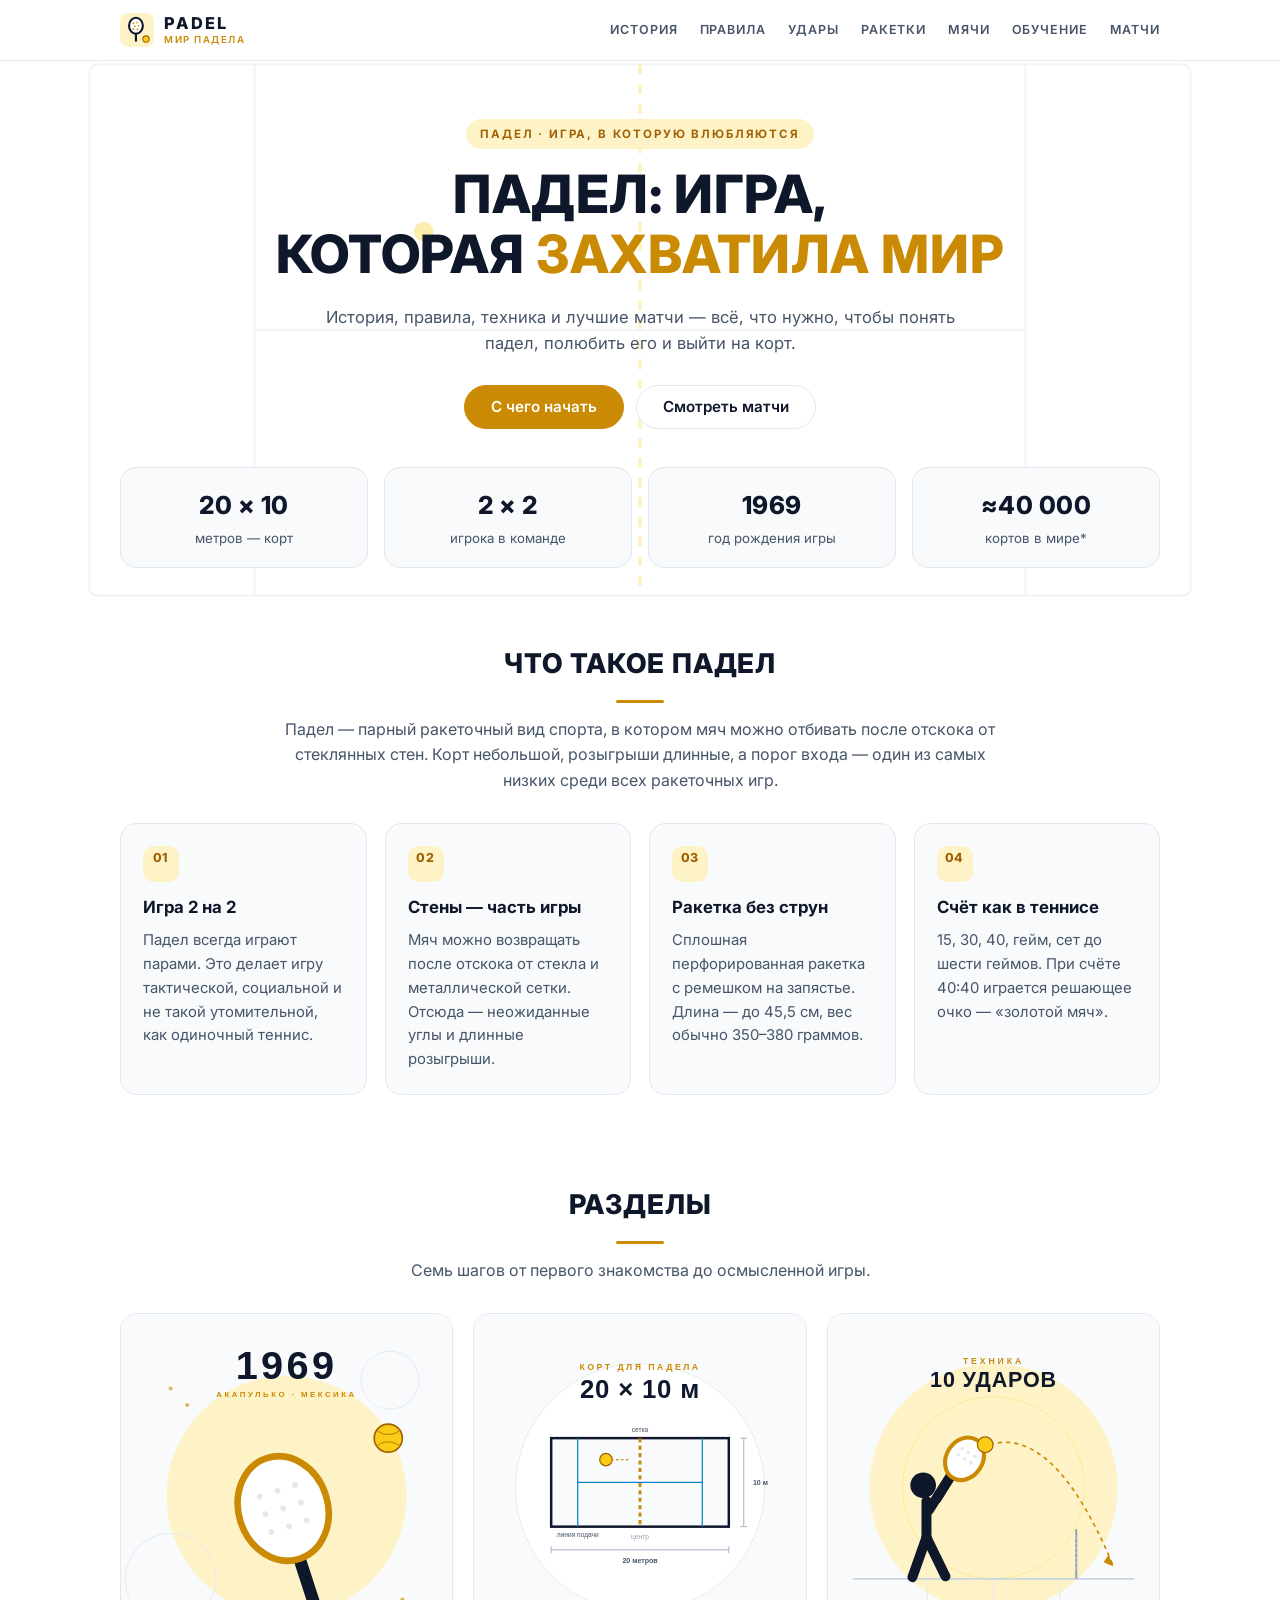
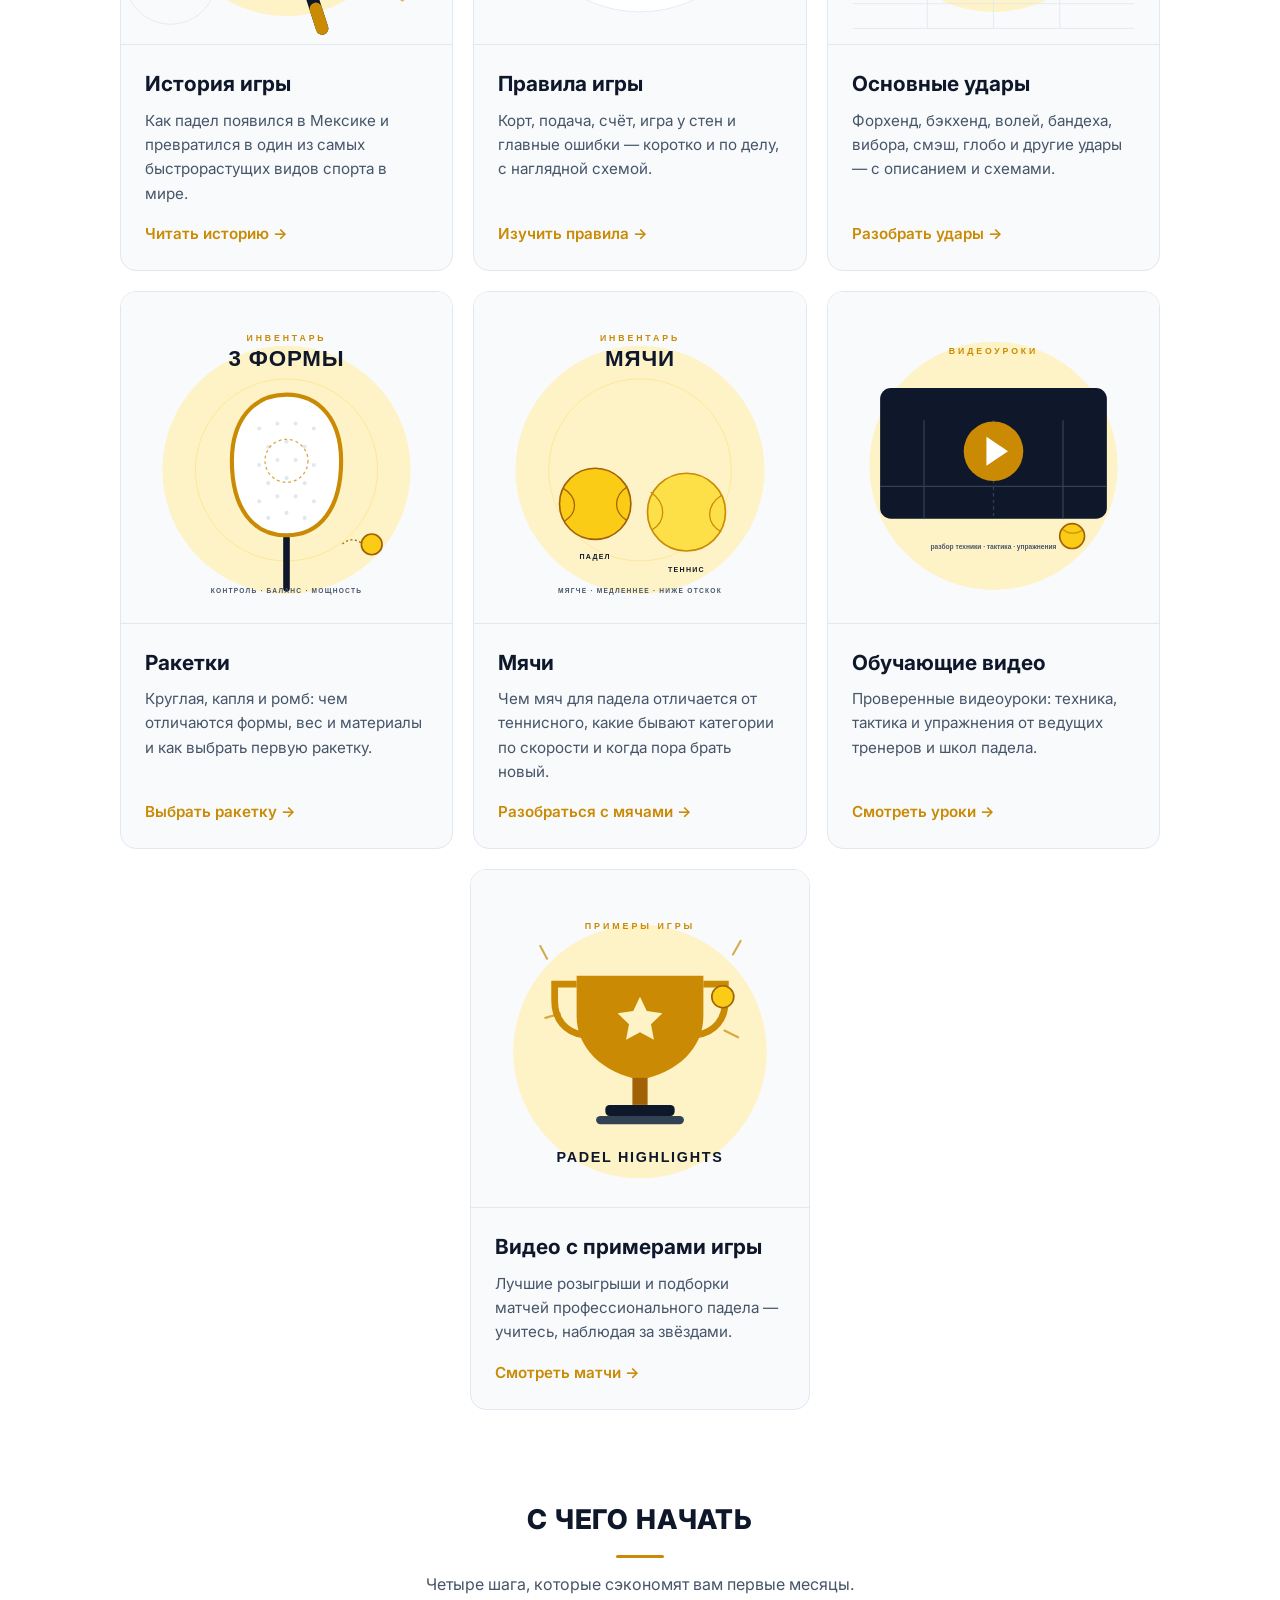
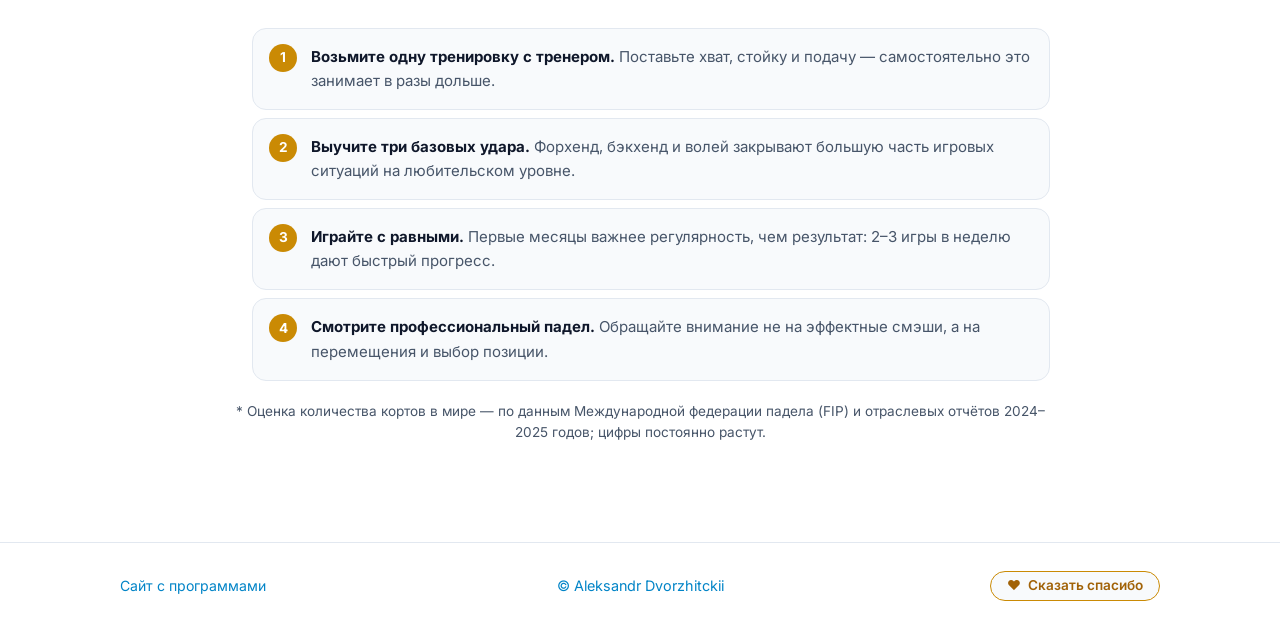
<file: index.html>
<!DOCTYPE html>
<html lang="ru">
<head>
  <meta charset="UTF-8" />
  <meta name="viewport" content="width=device-width, initial-scale=1.0" />
  <title>PADEL — всё о паделе: история, правила, удары, ракетки, мячи и матчи</title>
  <link rel="icon" type="image/svg+xml" href="assets/img/logo.svg" />
  <meta name="description" content="Падел: история и рост популярности, правила игры, основные удары с наглядными схемами, виды ракеток и мячей, советы по выбору, обучающие видео и лучшие матчи. Понятный гид для начинающих." />
  <meta property="og:title" content="PADEL — всё о паделе" />
  <meta property="og:description" content="История, правила, техника и лучшие матчи — всё о паделе в одном месте." />
  <meta property="og:type" content="website" />
  <meta property="og:locale" content="ru_RU" />

  <link rel="preconnect" href="https://fonts.googleapis.com" />
  <link rel="preconnect" href="https://fonts.gstatic.com" crossorigin />
  <link href="https://fonts.googleapis.com/css2?family=Inter:wght@400;500;600;700;800&display=swap" rel="stylesheet" />
  <link rel="stylesheet" href="assets/css/style.css" />
  <script src="assets/js/main.js" defer></script>
</head>
<body>
  <a class="skip-link" href="#main">Перейти к содержимому</a>

  <header class="site-header">
    <div class="container header-inner">
      <a class="brand" href="index.html" aria-label="Padel — на главную">
        <img class="brand-mark" src="assets/img/logo.svg" alt="" width="34" height="34" />
        <span class="brand-text">PADEL<small>МИР ПАДЕЛА</small></span>
      </a>
      <nav class="nav" aria-label="Основная навигация">
        <a href="history.html">История</a>
        <a href="rules.html">Правила</a>
        <a href="strokes.html">Удары</a>
        <a href="rackets.html">Ракетки</a>
        <a href="balls.html">Мячи</a>
        <a href="tutorials.html">Обучение</a>
        <a href="matches.html">Матчи</a>
      </nav>
    </div>
  </header>

  <main id="main">
    <section class="hero">
      <svg class="hero-court" viewBox="0 0 1200 620" fill="none" aria-hidden="true" focusable="false">
        <rect x="40" y="40" width="1120" height="540" rx="8" stroke="#e2e8f0" stroke-width="2" />
        <line x1="600" y1="40" x2="600" y2="580" stroke="#fde68a" stroke-width="4" stroke-dasharray="10 10" />
        <line x1="208" y1="40" x2="208" y2="580" stroke="#e2e8f0" stroke-width="2" />
        <line x1="992" y1="40" x2="992" y2="580" stroke="#e2e8f0" stroke-width="2" />
        <line x1="208" y1="310" x2="992" y2="310" stroke="#e2e8f0" stroke-width="2" />
        <circle cx="380" cy="210" r="10" fill="#facc15" opacity="0.7" />
      </svg>

      <div class="container">
        <span class="eyebrow">Падел · игра, в которую влюбляются</span>
        <h1>Падел: игра,<br />которая <span class="accent">захватила мир</span></h1>
        <p class="hero-lead">
          История, правила, техника и лучшие матчи — всё, что нужно, чтобы
          понять падел, полюбить его и выйти на корт.
        </p>
        <div class="hero-actions">
          <a class="btn btn-primary" href="#start">С чего начать</a>
          <a class="btn btn-ghost" href="matches.html">Смотреть матчи</a>
        </div>

        <div class="stats">
          <div class="stat"><b>20 × 10</b><span>метров — корт</span></div>
          <div class="stat"><b>2 × 2</b><span>игрока в команде</span></div>
          <div class="stat"><b>1969</b><span>год рождения игры</span></div>
          <div class="stat"><b>≈40 000</b><span>кортов в мире*</span></div>
        </div>
      </div>
    </section>
    <section class="section" aria-labelledby="about-title">
      <div class="container">
        <div class="section-head">
          <h2 id="about-title">Что такое падел</h2>
          <p>
            Падел — парный ракеточный вид спорта, в котором мяч можно
            отбивать после отскока от стеклянных стен. Корт небольшой,
            розыгрыши длинные, а порог входа — один из самых низких
            среди всех ракеточных игр.
          </p>
        </div>

        <div class="feature-grid">
          <div class="feature">
            <span class="icon" aria-hidden="true">🎾</span>
            <h3>Игра 2 на 2</h3>
            <p>
              Падел всегда играют парами. Это делает игру тактической,
              социальной и не такой утомительной, как одиночный теннис.
            </p>
          </div>
          <div class="feature">
            <span class="icon" aria-hidden="true">🧱</span>
            <h3>Стены — часть игры</h3>
            <p>
              Мяч можно возвращать после отскока от стекла и металлической
              сетки. Отсюда — неожиданные углы и длинные розыгрыши.
            </p>
          </div>
          <div class="feature">
            <span class="icon" aria-hidden="true">🏓</span>
            <h3>Ракетка без струн</h3>
            <p>
              Сплошная перфорированная ракетка с ремешком на запястье.
              Длина — до 45,5 см, вес обычно 350–380 граммов.
            </p>
          </div>
          <div class="feature">
            <span class="icon" aria-hidden="true">📊</span>
            <h3>Счёт как в теннисе</h3>
            <p>
              15, 30, 40, гейм, сет до шести геймов. При счёте 40:40
              играется решающее очко — «золотой мяч».
            </p>
          </div>
        </div>
      </div>
    </section>

    <section class="section" aria-labelledby="sections-title">
      <div class="container">
        <div class="section-head">
          <h2 id="sections-title">Разделы</h2>
          <p>Семь шагов от первого знакомства до осмысленной игры.</p>
        </div>

        <div class="grid">
          <a class="card" href="history.html">
            <img class="card-img" src="assets/img/cover-history.svg" alt="История падела: ракетка и мяч, 1969 год" width="800" height="800" />
            <div class="card-body">
              <h3>История игры</h3>
              <p>Как падел появился в Мексике и превратился в один из самых быстрорастущих видов спорта в мире.</p>
              <div class="card-link">Читать историю →</div>
            </div>
          </a>

          <a class="card" href="rules.html">
            <img class="card-img" src="assets/img/cover-rules.svg" alt="Правила падела: корт 20 на 10 метров" width="800" height="800" />
            <div class="card-body">
              <h3>Правила игры</h3>
              <p>Корт, подача, счёт, игра у стен и главные ошибки — коротко и по делу, с наглядной схемой.</p>
              <div class="card-link">Изучить правила →</div>
            </div>
          </a>

          <a class="card" href="strokes.html">
            <img class="card-img" src="assets/img/cover-strokes.svg" alt="Основные удары в паделе: игрок выполняет удар" width="800" height="800" />
            <div class="card-body">
              <h3>Основные удары</h3>
              <p>Форхенд, бэкхенд, волей, бандеха, вибора, смэш, глобо и другие удары — с описанием и схемами.</p>
              <div class="card-link">Разобрать удары →</div>
            </div>
          </a>

          <a class="card" href="rackets.html">
            <img class="card-img" src="assets/img/cover-rackets.svg" alt="Ракетки для падела: круглые, капля и ромб" width="800" height="800" />
            <div class="card-body">
              <h3>Ракетки</h3>
              <p>Круглая, капля и ромб: чем отличаются формы, вес и материалы и как выбрать первую ракетку.</p>
              <div class="card-link">Выбрать ракетку →</div>
            </div>
          </a>

          <a class="card" href="balls.html">
            <img class="card-img" src="assets/img/cover-balls.svg" alt="Мяч для падела и теннисный мяч" width="800" height="800" />
            <div class="card-body">
              <h3>Мячи</h3>
              <p>Чем мяч для падела отличается от теннисного, какие бывают категории по скорости и когда пора брать новый.</p>
              <div class="card-link">Разобраться с мячами →</div>
            </div>
          </a>

          <a class="card" href="tutorials.html">
            <img class="card-img" src="assets/img/cover-tutorials.svg" alt="Обучающие видео по паделу" width="800" height="800" />
            <div class="card-body">
              <h3>Обучающие видео</h3>
              <p>Проверенные видеоуроки: техника, тактика и упражнения от ведущих тренеров и школ падела.</p>
              <div class="card-link">Смотреть уроки →</div>
            </div>
          </a>

          <a class="card" href="matches.html">
            <img class="card-img" src="assets/img/cover-matches.svg" alt="Лучшие матчи и розыгрыши в паделе" width="800" height="800" />
            <div class="card-body">
              <h3>Видео с примерами игры</h3>
              <p>Лучшие розыгрыши и подборки матчей профессионального падела — учитесь, наблюдая за звёздами.</p>
              <div class="card-link">Смотреть матчи →</div>
            </div>
          </a>
        </div>
      </div>
    </section>
    <section class="section" id="start" aria-labelledby="start-title">
      <div class="container">
        <div class="section-head">
          <h2 id="start-title">С чего начать</h2>
          <p>Четыре шага, которые сэкономят вам первые месяцы.</p>
        </div>

        <div class="prose">
          <ol class="steps">
            <li><strong>Возьмите одну тренировку с тренером.</strong> Поставьте хват, стойку и подачу — самостоятельно это занимает в разы дольше.</li>
            <li><strong>Выучите три базовых удара.</strong> Форхенд, бэкхенд и волей закрывают большую часть игровых ситуаций на любительском уровне.</li>
            <li><strong>Играйте с равными.</strong> Первые месяцы важнее регулярность, чем результат: 2–3 игры в неделю дают быстрый прогресс.</li>
            <li><strong>Смотрите профессиональный падел.</strong> Обращайте внимание не на эффектные смэши, а на перемещения и выбор позиции.</li>
          </ol>

          <p class="video-note">
            * Оценка количества кортов в мире — по данным Международной
            федерации падела (FIP) и отраслевых отчётов 2024–2025 годов;
            цифры постоянно растут.
          </p>
        </div>
      </div>
    </section>
  </main>

  <footer>
    <div class="container footer-inner">
      <div class="footer-links">
        <a href="https://www.dvorzhik.site/">Сайт с программами</a>
      </div>
      <a class="footer-copy" href="https://t.me/dvorzhik" target="_blank" rel="noopener noreferrer">© Aleksandr Dvorzhitckii</a>
      <a class="support-btn"
         id="supportBtn"
         href="https://web.tribute.tg/d/QPI"
         target="_blank"
         rel="noopener noreferrer"
         title="Поддержать проект">
        <span class="support-btn__icon" id="supportIcon" aria-hidden="true">❤️</span>
        <span class="support-btn__label" id="supportLabel">Сказать спасибо</span>
      </a>
    </div>
  </footer>
</body>
</html>
</file>
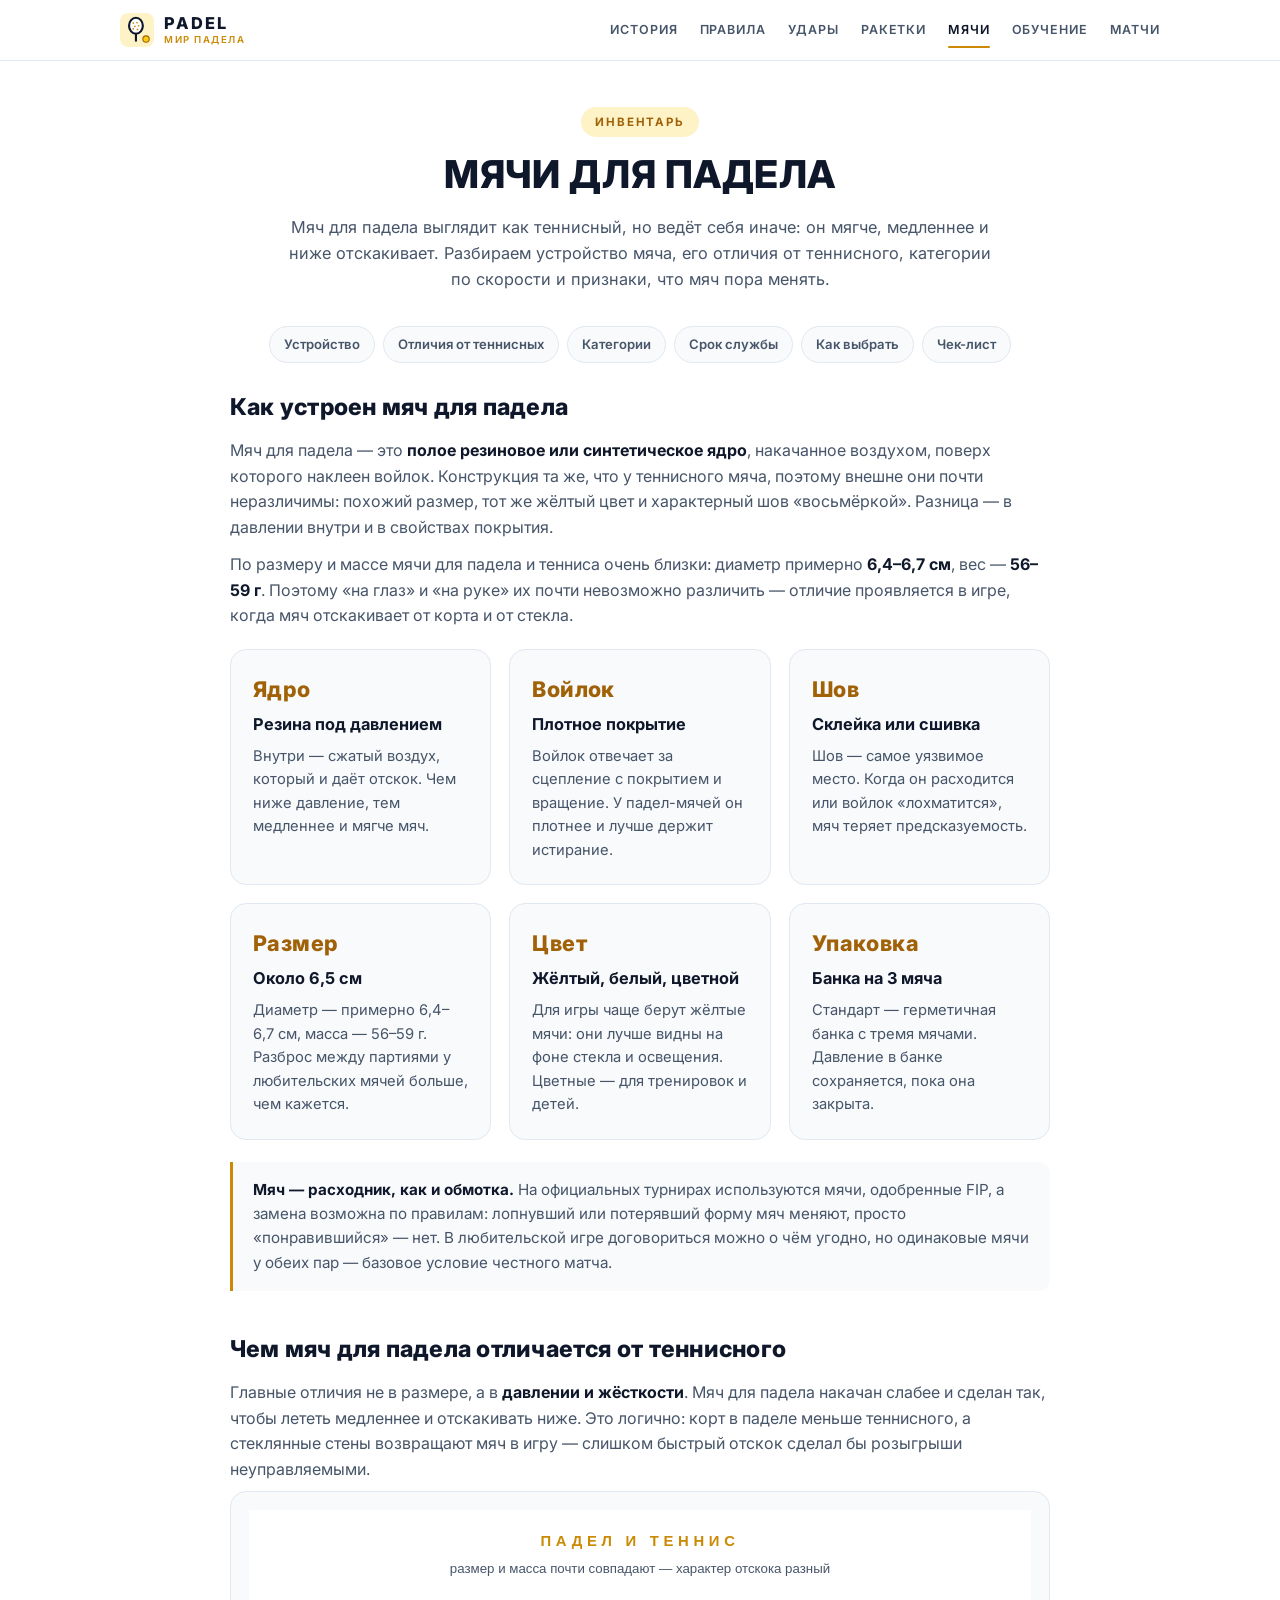
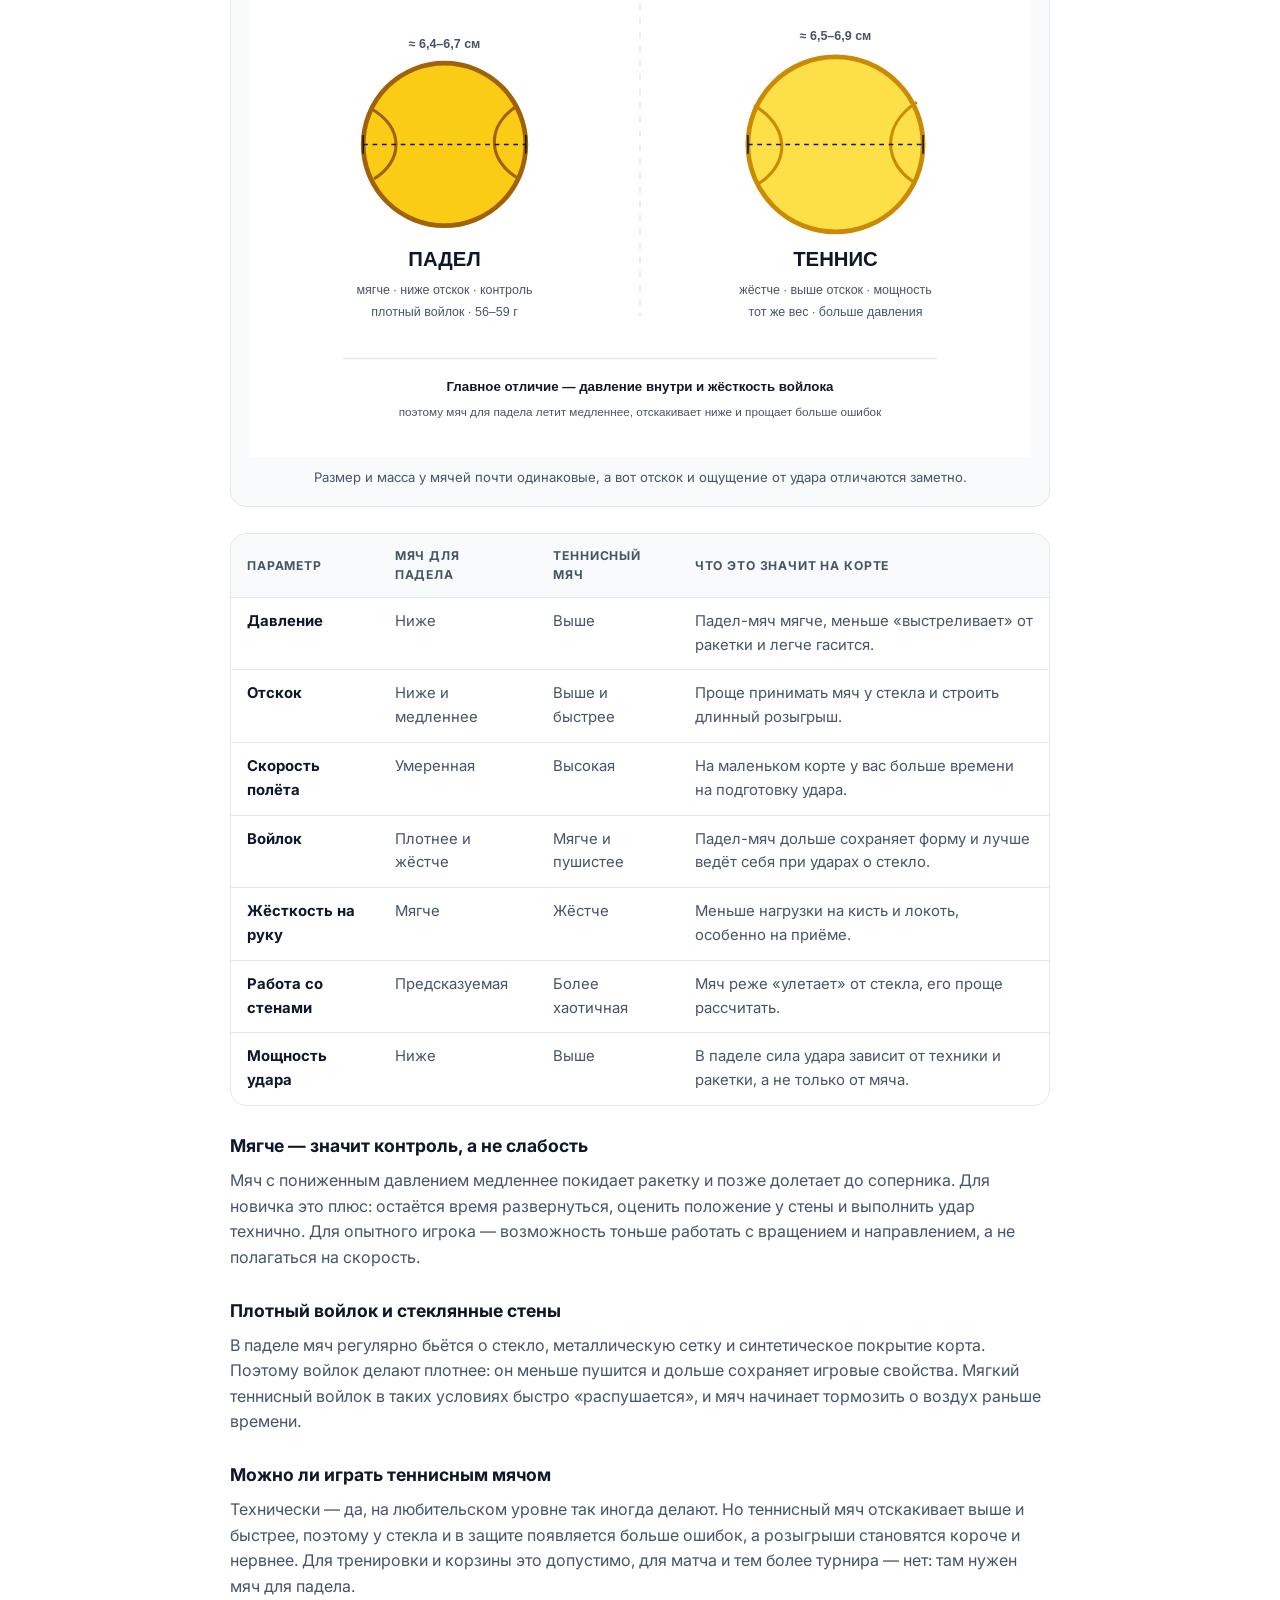
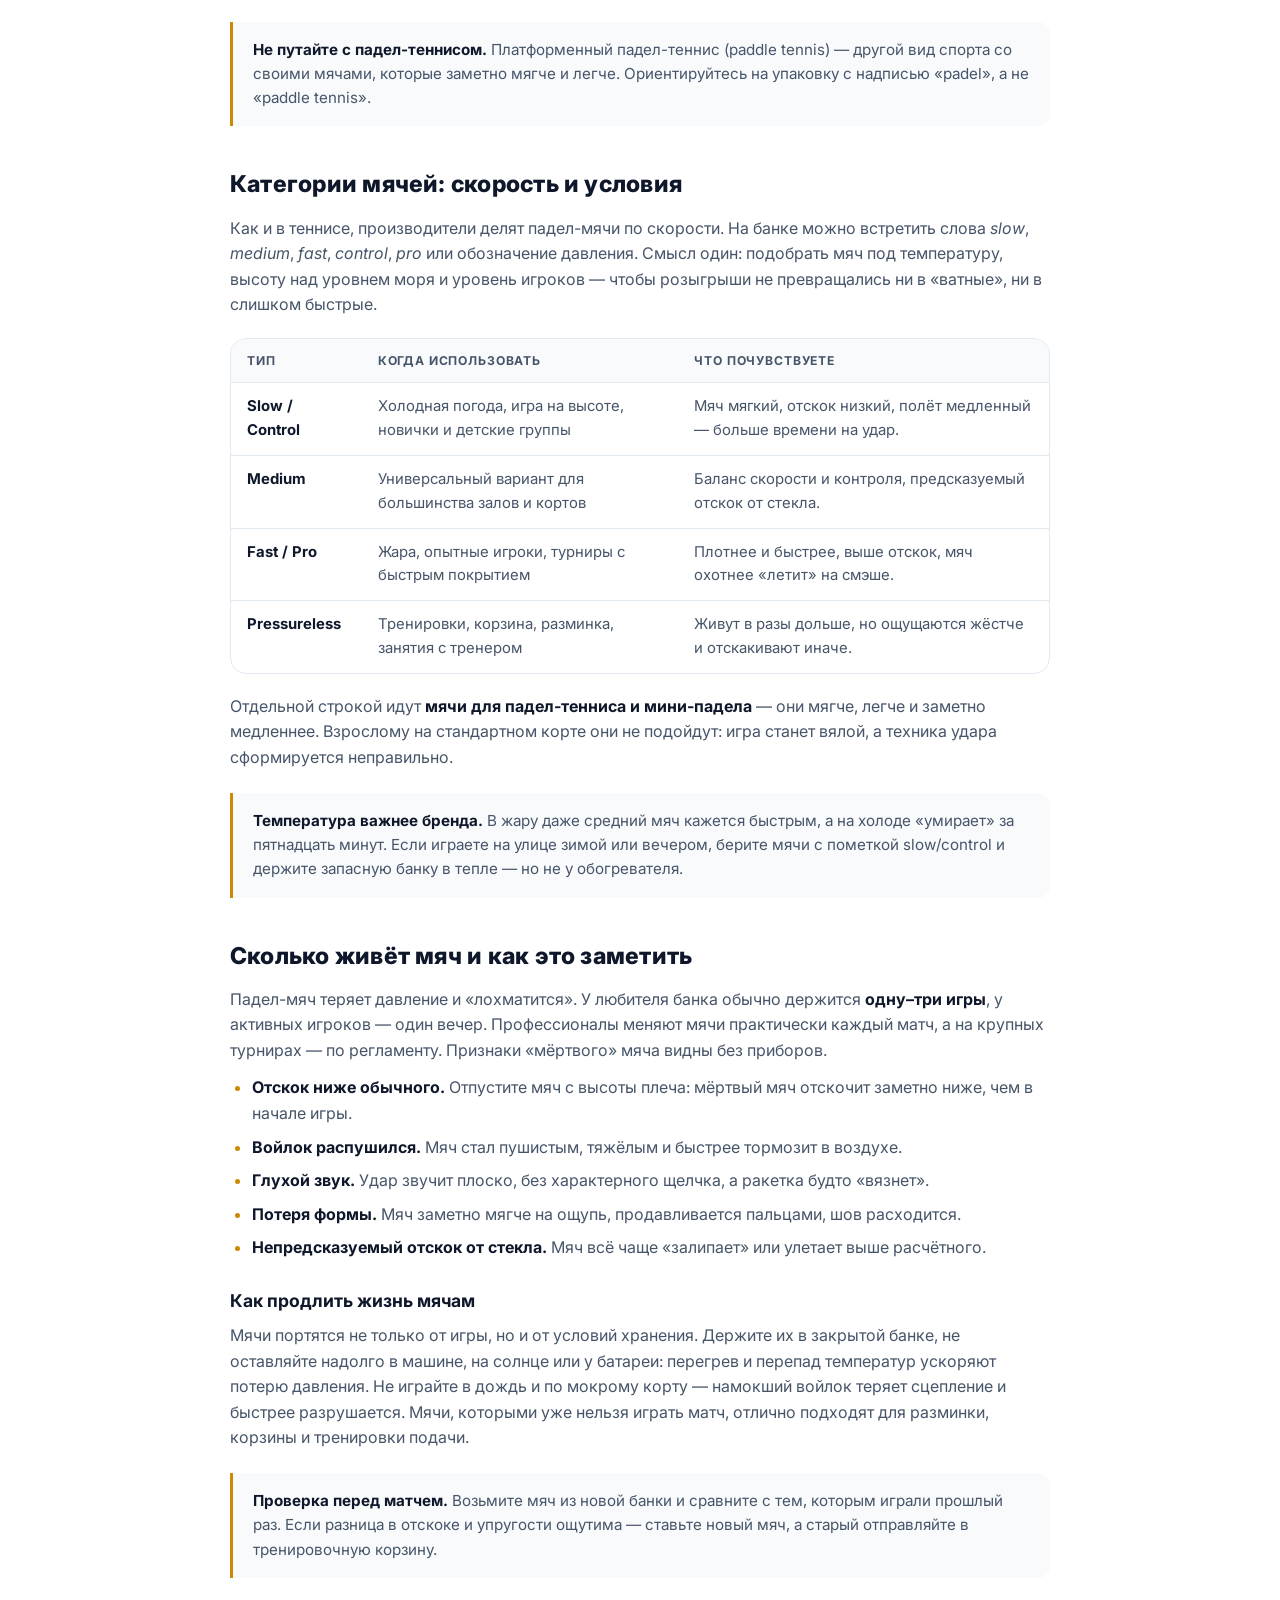
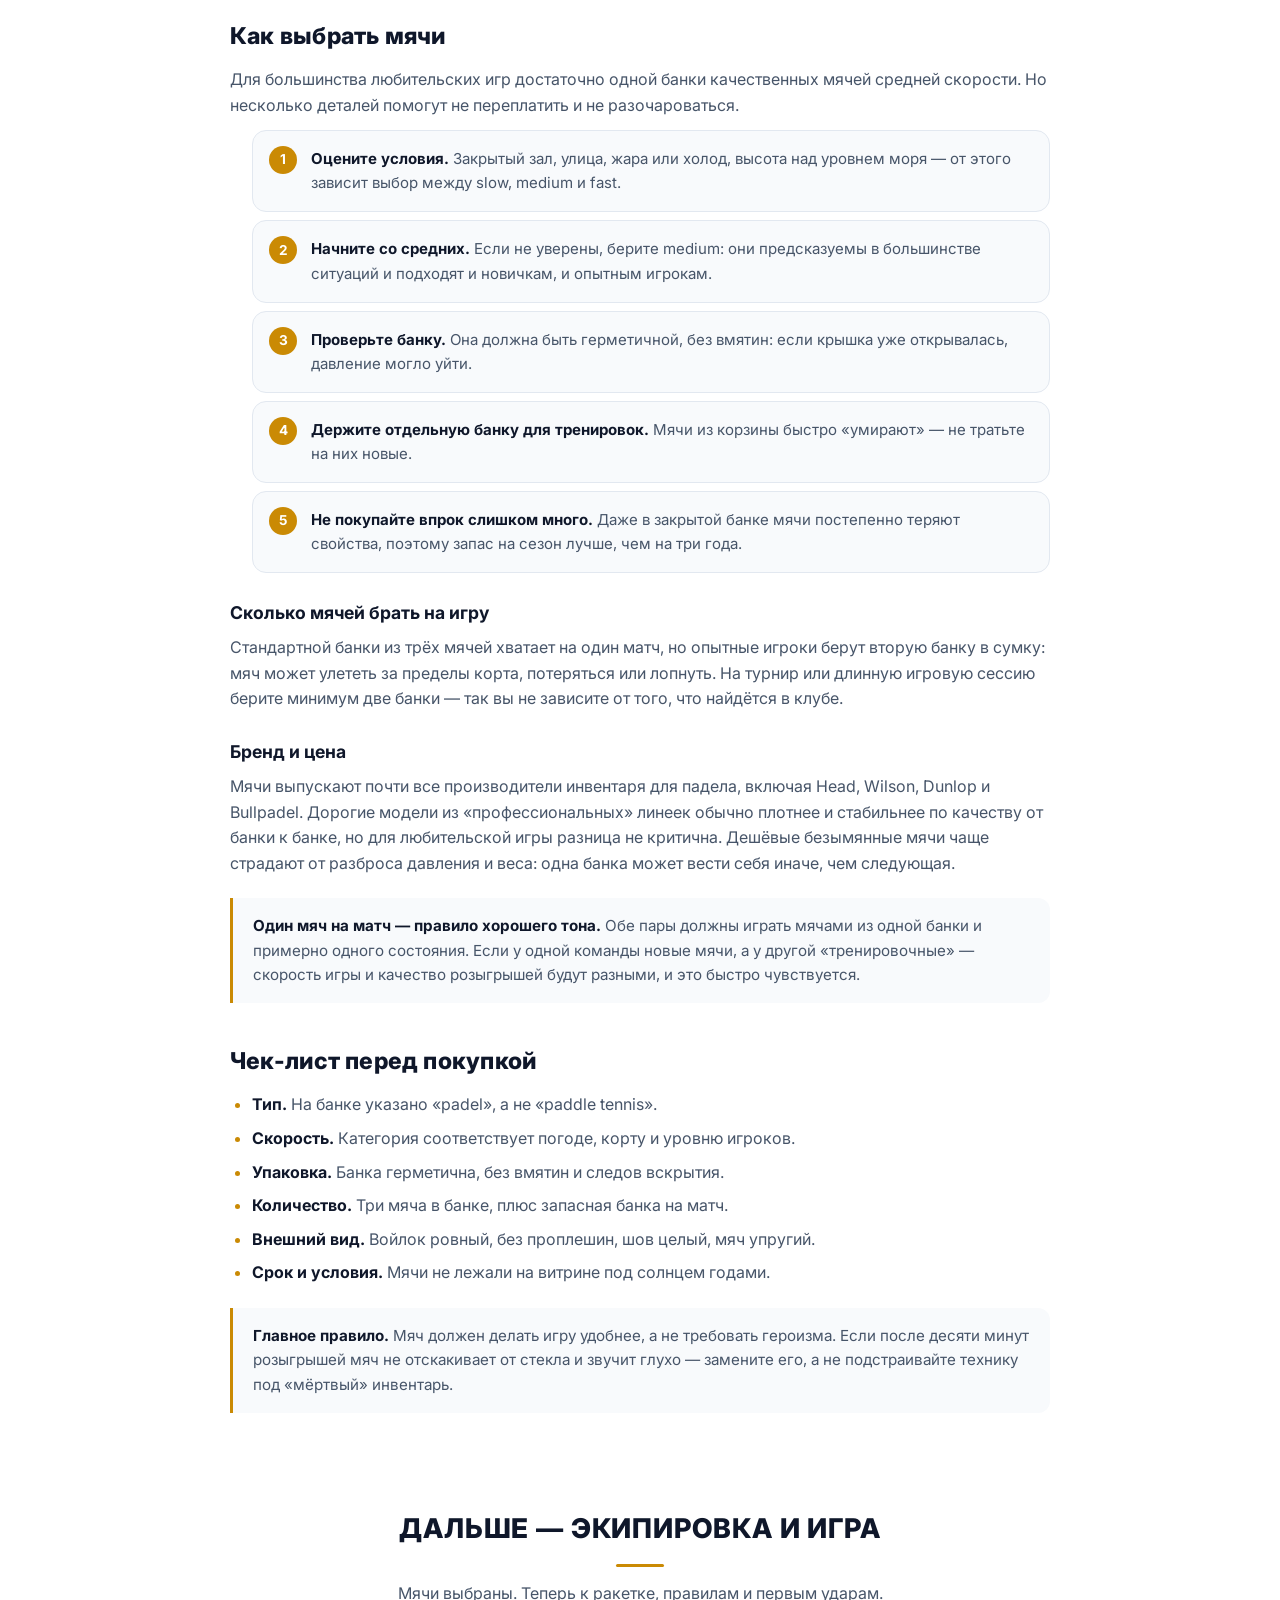
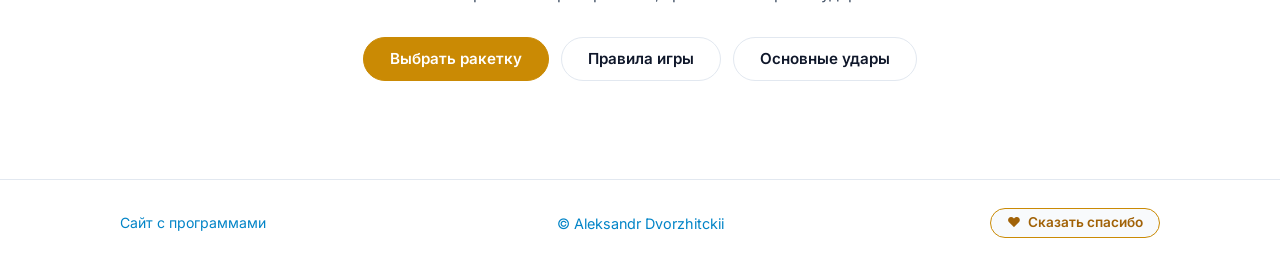
<file: balls.html>
<!DOCTYPE html>
<html lang="ru">
<head>
  <meta charset="UTF-8" />
  <meta name="viewport" content="width=device-width, initial-scale=1.0" />
  <title>Мячи для падела: чем отличаются от теннисных и как выбирать — PADEL</title>
  <link rel="icon" type="image/svg+xml" href="assets/img/logo.svg" />
  <meta name="description" content="Мячи для падела: устройство, размер и вес, отличие от теннисных мячей, категории по скорости, срок службы, как выбрать мяч и продлить ему жизнь." />
  <meta property="og:title" content="Мячи для падела: отличие от теннисных" />
  <meta property="og:description" content="Почему мяч для падела мягче, медленнее и ниже отскакивает, какие бывают категории и когда пора менять мяч." />
  <meta property="og:type" content="article" />
  <meta property="og:locale" content="ru_RU" />

  <link rel="preconnect" href="https://fonts.googleapis.com" />
  <link rel="preconnect" href="https://fonts.gstatic.com" crossorigin />
  <link href="https://fonts.googleapis.com/css2?family=Inter:wght@400;500;600;700;800&display=swap" rel="stylesheet" />
  <link rel="stylesheet" href="assets/css/style.css" />
  <script src="assets/js/main.js" defer></script>
</head>
<body>
  <a class="skip-link" href="#main">Перейти к содержимому</a>

  <header class="site-header">
    <div class="container header-inner">
      <a class="brand" href="index.html" aria-label="Padel — на главную">
        <img class="brand-mark" src="assets/img/logo.svg" alt="" width="34" height="34" />
        <span class="brand-text">PADEL<small>МИР ПАДЕЛА</small></span>
      </a>
      <nav class="nav" aria-label="Основная навигация">
        <a href="history.html">История</a>
        <a href="rules.html">Правила</a>
        <a href="strokes.html">Удары</a>
        <a href="rackets.html">Ракетки</a>
        <a href="balls.html" aria-current="page">Мячи</a>
        <a href="tutorials.html">Обучение</a>
        <a href="matches.html">Матчи</a>
      </nav>
    </div>
  </header>

  <main id="main">
    <section class="page-head">
      <div class="container">
        <span class="eyebrow">Инвентарь</span>
        <h1>Мячи для падела</h1>
        <p class="lead">
          Мяч для падела выглядит как теннисный, но ведёт себя иначе: он
          мягче, медленнее и ниже отскакивает. Разбираем устройство мяча,
          его отличия от теннисного, категории по скорости и признаки,
          что мяч пора менять.
        </p>
      </div>
    </section>

    <section class="section-tight">
      <div class="container">
        <nav class="shot-jump" aria-label="Быстрый переход по разделу">
          <a href="#device">Устройство</a>
          <a href="#vs-tennis">Отличия от теннисных</a>
          <a href="#speed">Категории</a>
          <a href="#life">Срок службы</a>
          <a href="#choose">Как выбрать</a>
          <a href="#checklist">Чек-лист</a>
        </nav>

        <div class="prose">
          <h2 id="device">Как устроен мяч для падела</h2>
          <p>
            Мяч для падела — это <strong>полое резиновое или синтетическое
            ядро</strong>, накачанное воздухом, поверх которого наклеен
            войлок. Конструкция та же, что у теннисного мяча, поэтому
            внешне они почти неразличимы: похожий размер, тот же жёлтый
            цвет и характерный шов «восьмёркой». Разница — в давлении
            внутри и в свойствах покрытия.
          </p>
          <p>
            По размеру и массе мячи для падела и тенниса очень близки:
            диаметр примерно <strong>6,4–6,7 см</strong>, вес —
            <strong>56–59 г</strong>. Поэтому «на глаз» и «на руке» их
            почти невозможно различить — отличие проявляется в игре,
            когда мяч отскакивает от корта и от стекла.
          </p>

          <div class="rule-grid">
            <div class="rule-card">
              <span class="rule-value">Ядро</span>
              <h3>Резина под давлением</h3>
              <p>Внутри — сжатый воздух, который и даёт отскок. Чем ниже давление, тем медленнее и мягче мяч.</p>
            </div>
            <div class="rule-card">
              <span class="rule-value">Войлок</span>
              <h3>Плотное покрытие</h3>
              <p>Войлок отвечает за сцепление с покрытием и вращение. У падел-мячей он плотнее и лучше держит истирание.</p>
            </div>
            <div class="rule-card">
              <span class="rule-value">Шов</span>
              <h3>Склейка или сшивка</h3>
              <p>Шов — самое уязвимое место. Когда он расходится или войлок «лохматится», мяч теряет предсказуемость.</p>
            </div>
            <div class="rule-card">
              <span class="rule-value">Размер</span>
              <h3>Около 6,5 см</h3>
              <p>Диаметр — примерно 6,4–6,7 см, масса — 56–59 г. Разброс между партиями у любительских мячей больше, чем кажется.</p>
            </div>
            <div class="rule-card">
              <span class="rule-value">Цвет</span>
              <h3>Жёлтый, белый, цветной</h3>
              <p>Для игры чаще берут жёлтые мячи: они лучше видны на фоне стекла и освещения. Цветные — для тренировок и детей.</p>
            </div>
            <div class="rule-card">
              <span class="rule-value">Упаковка</span>
              <h3>Банка на 3 мяча</h3>
              <p>Стандарт — герметичная банка с тремя мячами. Давление в банке сохраняется, пока она закрыта.</p>
            </div>
          </div>

          <div class="callout">
            <strong>Мяч — расходник, как и обмотка.</strong> На официальных
            турнирах используются мячи, одобренные FIP, а замена возможна
            по правилам: лопнувший или потерявший форму мяч меняют, просто
            «понравившийся» — нет. В любительской игре договориться можно
            о чём угодно, но одинаковые мячи у обеих пар — базовое условие
            честного матча.
          </div>

          <h2 id="vs-tennis">Чем мяч для падела отличается от теннисного</h2>
          <p>
            Главные отличия не в размере, а в <strong>давлении и
            жёсткости</strong>. Мяч для падела накачан слабее и сделан
            так, чтобы лететь медленнее и отскакивать ниже. Это логично:
            корт в паделе меньше теннисного, а стеклянные стены возвращают
            мяч в игру — слишком быстрый отскок сделал бы розыгрыши
            неуправляемыми.
          </p>

          <figure class="court-figure">
            <img src="assets/img/ball-comparison.svg" alt="Сравнение мяча для падела и теннисного мяча: близкие размер и масса, но разная высота отскока" width="1000" height="700" loading="lazy" />
            <figcaption>Размер и масса у мячей почти одинаковые, а вот отскок и ощущение от удара отличаются заметно.</figcaption>
          </figure>

          <div class="table-wrap">
            <table>
              <thead>
                <tr>
                  <th>Параметр</th>
                  <th>Мяч для падела</th>
                  <th>Теннисный мяч</th>
                  <th>Что это значит на корте</th>
                </tr>
              </thead>
              <tbody>
                <tr>
                  <td><strong>Давление</strong></td>
                  <td>Ниже</td>
                  <td>Выше</td>
                  <td>Падел-мяч мягче, меньше «выстреливает» от ракетки и легче гасится.</td>
                </tr>
                <tr>
                  <td><strong>Отскок</strong></td>
                  <td>Ниже и медленнее</td>
                  <td>Выше и быстрее</td>
                  <td>Проще принимать мяч у стекла и строить длинный розыгрыш.</td>
                </tr>
                <tr>
                  <td><strong>Скорость полёта</strong></td>
                  <td>Умеренная</td>
                  <td>Высокая</td>
                  <td>На маленьком корте у вас больше времени на подготовку удара.</td>
                </tr>
                <tr>
                  <td><strong>Войлок</strong></td>
                  <td>Плотнее и жёстче</td>
                  <td>Мягче и пушистее</td>
                  <td>Падел-мяч дольше сохраняет форму и лучше ведёт себя при ударах о стекло.</td>
                </tr>
                <tr>
                  <td><strong>Жёсткость на руку</strong></td>
                  <td>Мягче</td>
                  <td>Жёстче</td>
                  <td>Меньше нагрузки на кисть и локоть, особенно на приёме.</td>
                </tr>
                <tr>
                  <td><strong>Работа со стенами</strong></td>
                  <td>Предсказуемая</td>
                  <td>Более хаотичная</td>
                  <td>Мяч реже «улетает» от стекла, его проще рассчитать.</td>
                </tr>
                <tr>
                  <td><strong>Мощность удара</strong></td>
                  <td>Ниже</td>
                  <td>Выше</td>
                  <td>В паделе сила удара зависит от техники и ракетки, а не только от мяча.</td>
                </tr>
              </tbody>
            </table>
          </div>

          <h3>Мягче — значит контроль, а не слабость</h3>
          <p>
            Мяч с пониженным давлением медленнее покидает ракетку и позже
            долетает до соперника. Для новичка это плюс: остаётся время
            развернуться, оценить положение у стены и выполнить удар
            технично. Для опытного игрока — возможность тоньше работать
            с вращением и направлением, а не полагаться на скорость.
          </p>

          <h3>Плотный войлок и стеклянные стены</h3>
          <p>
            В паделе мяч регулярно бьётся о стекло, металлическую сетку и
            синтетическое покрытие корта. Поэтому войлок делают плотнее:
            он меньше пушится и дольше сохраняет игровые свойства. Мягкий
            теннисный войлок в таких условиях быстро «распушается», и мяч
            начинает тормозить о воздух раньше времени.
          </p>

          <h3>Можно ли играть теннисным мячом</h3>
          <p>
            Технически — да, на любительском уровне так иногда делают.
            Но теннисный мяч отскакивает выше и быстрее, поэтому у стекла
            и в защите появляется больше ошибок, а розыгрыши становятся
            короче и нервнее. Для тренировки и корзины это допустимо,
            для матча и тем более турнира — нет: там нужен мяч для падела.
          </p>

          <div class="callout">
            <strong>Не путайте с падел-теннисом.</strong> Платформенный
            падел-теннис (paddle tennis) — другой вид спорта со своими
            мячами, которые заметно мягче и легче. Ориентируйтесь на
            упаковку с надписью «padel», а не «paddle tennis».
          </div>

          <h2 id="speed">Категории мячей: скорость и условия</h2>
          <p>
            Как и в теннисе, производители делят падел-мячи по скорости.
            На банке можно встретить слова <em>slow</em>, <em>medium</em>,
            <em>fast</em>, <em>control</em>, <em>pro</em> или обозначение
            давления. Смысл один: подобрать мяч под температуру, высоту
            над уровнем моря и уровень игроков — чтобы розыгрыши не
            превращались ни в «ватные», ни в слишком быстрые.
          </p>

          <div class="table-wrap">
            <table>
              <thead>
                <tr>
                  <th>Тип</th>
                  <th>Когда использовать</th>
                  <th>Что почувствуете</th>
                </tr>
              </thead>
              <tbody>
                <tr>
                  <td><strong>Slow / Control</strong></td>
                  <td>Холодная погода, игра на высоте, новички и детские группы</td>
                  <td>Мяч мягкий, отскок низкий, полёт медленный — больше времени на удар.</td>
                </tr>
                <tr>
                  <td><strong>Medium</strong></td>
                  <td>Универсальный вариант для большинства залов и кортов</td>
                  <td>Баланс скорости и контроля, предсказуемый отскок от стекла.</td>
                </tr>
                <tr>
                  <td><strong>Fast / Pro</strong></td>
                  <td>Жара, опытные игроки, турниры с быстрым покрытием</td>
                  <td>Плотнее и быстрее, выше отскок, мяч охотнее «летит» на смэше.</td>
                </tr>
                <tr>
                  <td><strong>Pressureless</strong></td>
                  <td>Тренировки, корзина, разминка, занятия с тренером</td>
                  <td>Живут в разы дольше, но ощущаются жёстче и отскакивают иначе.</td>
                </tr>
              </tbody>
            </table>
          </div>

          <p>
            Отдельной строкой идут <strong>мячи для падел-тенниса и
            мини-падела</strong> — они мягче, легче и заметно медленнее.
            Взрослому на стандартном корте они не подойдут: игра станет
            вялой, а техника удара сформируется неправильно.
          </p>

          <div class="callout">
            <strong>Температура важнее бренда.</strong> В жару даже
            средний мяч кажется быстрым, а на холоде «умирает» за
            пятнадцать минут. Если играете на улице зимой или вечером,
            берите мячи с пометкой slow/control и держите запасную банку
            в тепле — но не у обогревателя.
          </div>

          <h2 id="life">Сколько живёт мяч и как это заметить</h2>
          <p>
            Падел-мяч теряет давление и «лохматится». У любителя банка
            обычно держится <strong>одну–три игры</strong>, у активных
            игроков — один вечер. Профессионалы меняют мячи практически
            каждый матч, а на крупных турнирах — по регламенту. Признаки
            «мёртвого» мяча видны без приборов.
          </p>

          <ul>
            <li><strong>Отскок ниже обычного.</strong> Отпустите мяч с высоты плеча: мёртвый мяч отскочит заметно ниже, чем в начале игры.</li>
            <li><strong>Войлок распушился.</strong> Мяч стал пушистым, тяжёлым и быстрее тормозит в воздухе.</li>
            <li><strong>Глухой звук.</strong> Удар звучит плоско, без характерного щелчка, а ракетка будто «вязнет».</li>
            <li><strong>Потеря формы.</strong> Мяч заметно мягче на ощупь, продавливается пальцами, шов расходится.</li>
            <li><strong>Непредсказуемый отскок от стекла.</strong> Мяч всё чаще «залипает» или улетает выше расчётного.</li>
          </ul>

          <h3>Как продлить жизнь мячам</h3>
          <p>
            Мячи портятся не только от игры, но и от условий хранения.
            Держите их в закрытой банке, не оставляйте надолго в машине,
            на солнце или у батареи: перегрев и перепад температур
            ускоряют потерю давления. Не играйте в дождь и по мокрому
            корту — намокший войлок теряет сцепление и быстрее
            разрушается. Мячи, которыми уже нельзя играть матч, отлично
            подходят для разминки, корзины и тренировки подачи.
          </p>

          <div class="callout">
            <strong>Проверка перед матчем.</strong> Возьмите мяч из новой
            банки и сравните с тем, которым играли прошлый раз. Если
            разница в отскоке и упругости ощутима — ставьте новый мяч,
            а старый отправляйте в тренировочную корзину.
          </div>

          <h2 id="choose">Как выбрать мячи</h2>
          <p>
            Для большинства любительских игр достаточно одной банки
            качественных мячей средней скорости. Но несколько деталей
            помогут не переплатить и не разочароваться.
          </p>

          <ol class="steps">
            <li><strong>Оцените условия.</strong> Закрытый зал, улица, жара или холод, высота над уровнем моря — от этого зависит выбор между slow, medium и fast.</li>
            <li><strong>Начните со средних.</strong> Если не уверены, берите medium: они предсказуемы в большинстве ситуаций и подходят и новичкам, и опытным игрокам.</li>
            <li><strong>Проверьте банку.</strong> Она должна быть герметичной, без вмятин: если крышка уже открывалась, давление могло уйти.</li>
            <li><strong>Держите отдельную банку для тренировок.</strong> Мячи из корзины быстро «умирают» — не тратьте на них новые.</li>
            <li><strong>Не покупайте впрок слишком много.</strong> Даже в закрытой банке мячи постепенно теряют свойства, поэтому запас на сезон лучше, чем на три года.</li>
          </ol>

          <h3>Сколько мячей брать на игру</h3>
          <p>
            Стандартной банки из трёх мячей хватает на один матч, но
            опытные игроки берут вторую банку в сумку: мяч может улететь
            за пределы корта, потеряться или лопнуть. На турнир или
            длинную игровую сессию берите минимум две банки — так вы не
            зависите от того, что найдётся в клубе.
          </p>

          <h3>Бренд и цена</h3>
          <p>
            Мячи выпускают почти все производители инвентаря для падела,
            включая Head, Wilson, Dunlop и Bullpadel. Дорогие модели из
            «профессиональных» линеек обычно плотнее и стабильнее по
            качеству от банки к банке, но для любительской игры разница
            не критична. Дешёвые безымянные мячи чаще страдают от разброса
            давления и веса: одна банка может вести себя иначе, чем
            следующая.
          </p>

          <div class="callout">
            <strong>Один мяч на матч — правило хорошего тона.</strong>
            Обе пары должны играть мячами из одной банки и примерно
            одного состояния. Если у одной команды новые мячи, а у другой
            «тренировочные» — скорость игры и качество розыгрышей будут
            разными, и это быстро чувствуется.
          </div>

          <h2 id="checklist">Чек-лист перед покупкой</h2>
          <ul>
            <li><strong>Тип.</strong> На банке указано «padel», а не «paddle tennis».</li>
            <li><strong>Скорость.</strong> Категория соответствует погоде, корту и уровню игроков.</li>
            <li><strong>Упаковка.</strong> Банка герметична, без вмятин и следов вскрытия.</li>
            <li><strong>Количество.</strong> Три мяча в банке, плюс запасная банка на матч.</li>
            <li><strong>Внешний вид.</strong> Войлок ровный, без проплешин, шов целый, мяч упругий.</li>
            <li><strong>Срок и условия.</strong> Мячи не лежали на витрине под солнцем годами.</li>
          </ul>

          <div class="callout">
            <strong>Главное правило.</strong> Мяч должен делать игру
            удобнее, а не требовать героизма. Если после десяти минут
            розыгрышей мяч не отскакивает от стекла и звучит глухо —
            замените его, а не подстраивайте технику под «мёртвый»
            инвентарь.
          </div>
        </div>
      </div>
    </section>

    <section class="section" aria-labelledby="next-title">
      <div class="container">
        <div class="section-head">
          <h2 id="next-title">Дальше — экипировка и игра</h2>
          <p>Мячи выбраны. Теперь к ракетке, правилам и первым ударам.</p>
        </div>
        <div class="hero-actions">
          <a class="btn btn-primary" href="rackets.html">Выбрать ракетку</a>
          <a class="btn btn-ghost" href="rules.html">Правила игры</a>
          <a class="btn btn-ghost" href="strokes.html">Основные удары</a>
        </div>
      </div>
    </section>
  </main>

  <footer>
    <div class="container footer-inner">
      <div class="footer-links">
        <a href="https://www.dvorzhik.site/">Сайт с программами</a>
      </div>
      <a class="footer-copy" href="https://t.me/dvorzhik" target="_blank" rel="noopener noreferrer">© Aleksandr Dvorzhitckii</a>
      <a class="support-btn"
         id="supportBtn"
         href="https://web.tribute.tg/d/QPI"
         target="_blank"
         rel="noopener noreferrer"
         title="Поддержать проект">
        <span class="support-btn__icon" id="supportIcon" aria-hidden="true">❤️</span>
        <span class="support-btn__label" id="supportLabel">Сказать спасибо</span>
      </a>
    </div>
  </footer>
</body>
</html>
</file>
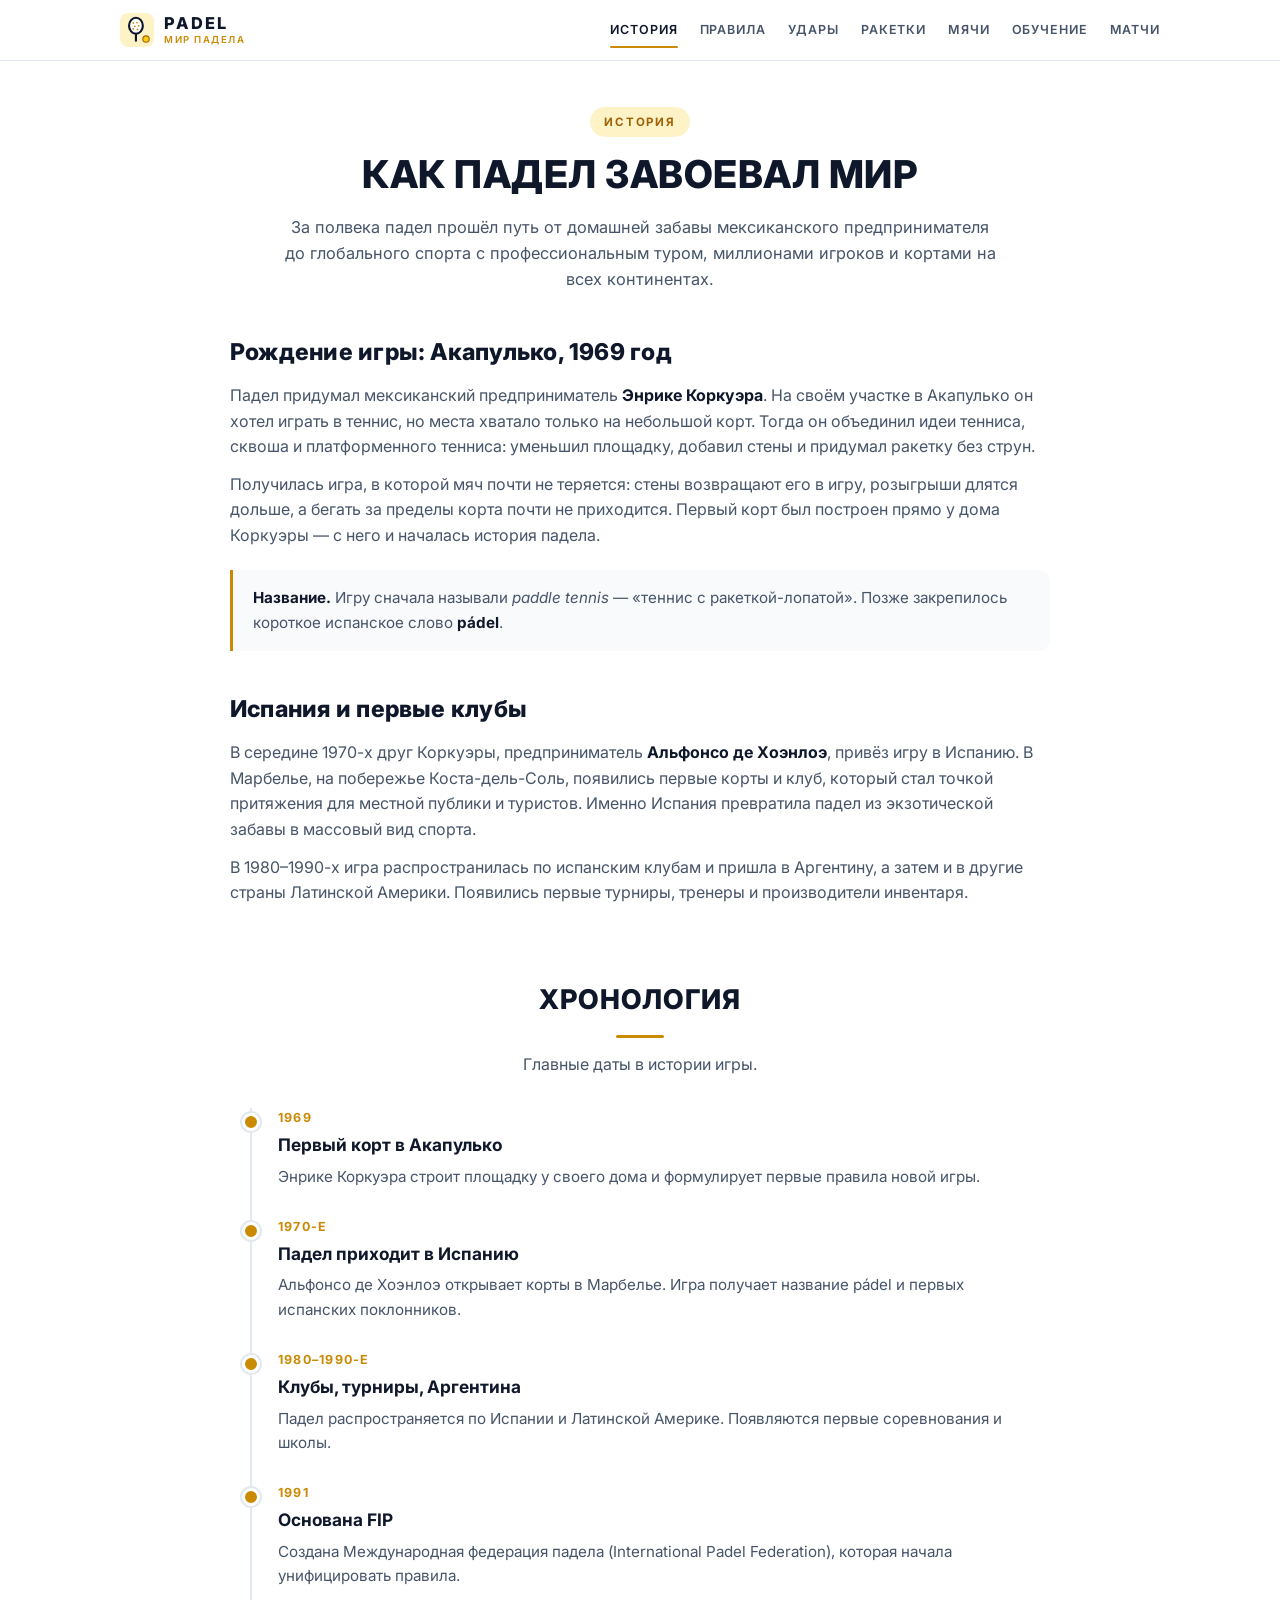
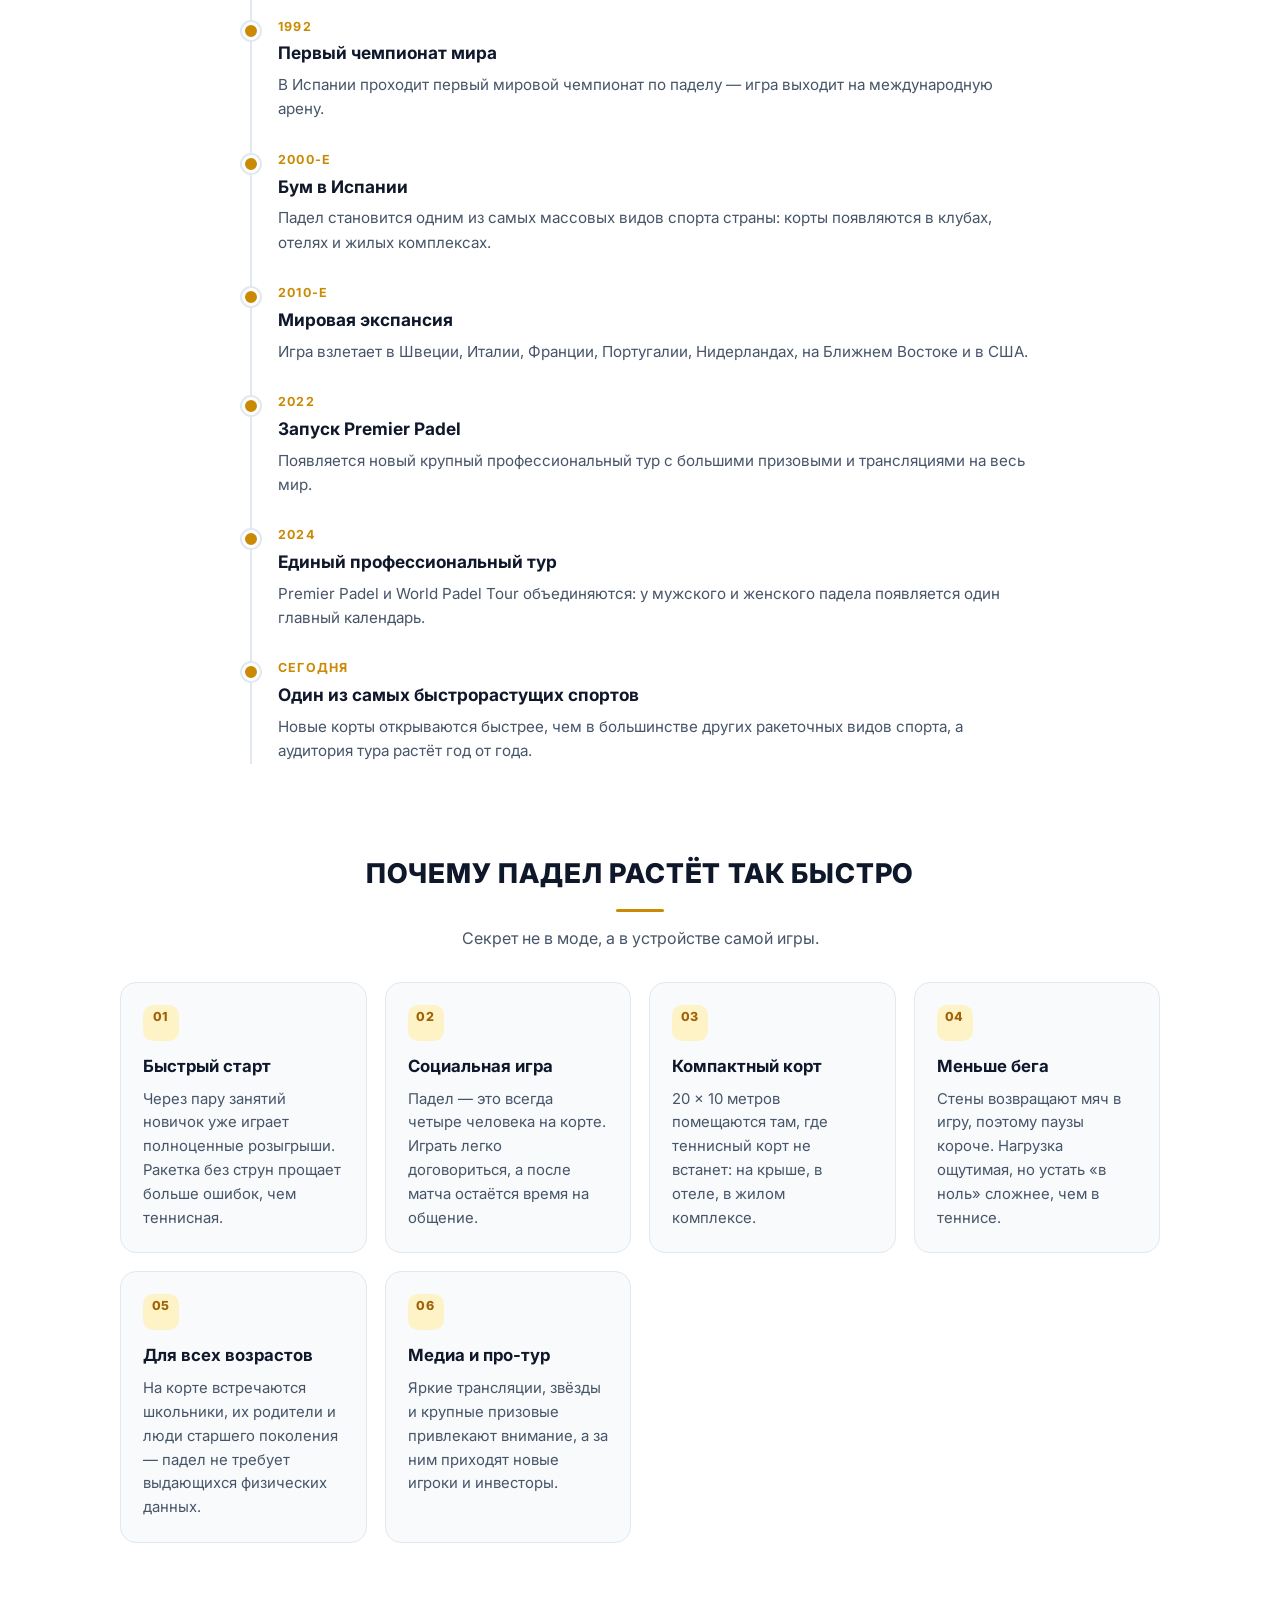
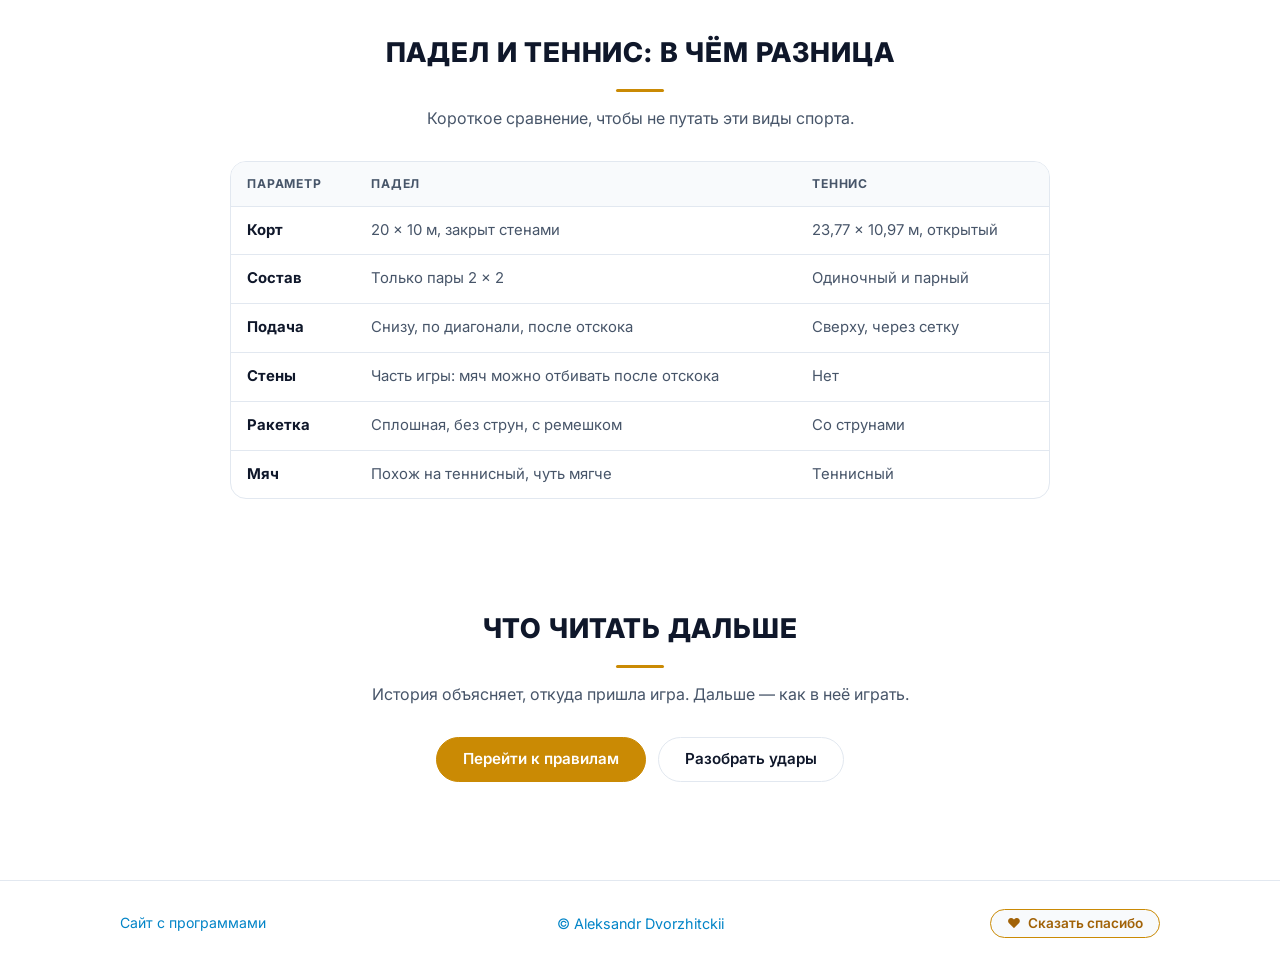
<file: history.html>
<!DOCTYPE html>
<html lang="ru">
<head>
  <meta charset="UTF-8" />
  <meta name="viewport" content="width=device-width, initial-scale=1.0" />
  <title>История падела и рост популярности — PADEL</title>
  <link rel="icon" type="image/svg+xml" href="assets/img/logo.svg" />
  <meta name="description" content="История падела: от первого корта в Акапулько в 1969 году до мирового бума. Как игра появилась, пришла в Испанию и стала одним из самых быстрорастущих видов спорта." />
  <meta property="og:title" content="История падела и рост популярности" />
  <meta property="og:description" content="От Акапулько-1969 до профессионального тура Premier Padel: как падел завоевал мир." />
  <meta property="og:type" content="article" />
  <meta property="og:locale" content="ru_RU" />

  <link rel="preconnect" href="https://fonts.googleapis.com" />
  <link rel="preconnect" href="https://fonts.gstatic.com" crossorigin />
  <link href="https://fonts.googleapis.com/css2?family=Inter:wght@400;500;600;700;800&display=swap" rel="stylesheet" />
  <link rel="stylesheet" href="assets/css/style.css" />
  <script src="assets/js/main.js" defer></script>
</head>
<body>
  <a class="skip-link" href="#main">Перейти к содержимому</a>

  <header class="site-header">
    <div class="container header-inner">
      <a class="brand" href="index.html" aria-label="Padel — на главную">
        <img class="brand-mark" src="assets/img/logo.svg" alt="" width="34" height="34" />
        <span class="brand-text">PADEL<small>МИР ПАДЕЛА</small></span>
      </a>
      <nav class="nav" aria-label="Основная навигация">
        <a href="history.html" aria-current="page">История</a>
        <a href="rules.html">Правила</a>
        <a href="strokes.html">Удары</a>
        <a href="rackets.html">Ракетки</a>
        <a href="balls.html">Мячи</a>
        <a href="tutorials.html">Обучение</a>
        <a href="matches.html">Матчи</a>
      </nav>
    </div>
  </header>

  <main id="main">
    <section class="page-head">
      <div class="container">
        <span class="eyebrow">История</span>
        <h1>Как падел завоевал мир</h1>
        <p class="lead">
          За полвека падел прошёл путь от домашней забавы мексиканского
          предпринимателя до глобального спорта с профессиональным туром,
          миллионами игроков и кортами на всех континентах.
        </p>
      </div>
    </section>

    <section class="section-tight">
      <div class="container">
        <div class="prose">
          <h2>Рождение игры: Акапулько, 1969 год</h2>
          <p>
            Падел придумал мексиканский предприниматель
            <strong>Энрике Коркуэра</strong>. На своём участке в Акапулько
            он хотел играть в теннис, но места хватало только на небольшой
            корт. Тогда он объединил идеи тенниса, сквоша и платформенного
            тенниса: уменьшил площадку, добавил стены и придумал ракетку
            без струн.
          </p>
          <p>
            Получилась игра, в которой мяч почти не теряется: стены
            возвращают его в игру, розыгрыши длятся дольше, а бегать за
            пределы корта почти не приходится. Первый корт был построен
            прямо у дома Коркуэры — с него и началась история падела.
          </p>

          <div class="callout">
            <strong>Название.</strong> Игру сначала называли
            <em>paddle tennis</em> — «теннис с ракеткой-лопатой». Позже
            закрепилось короткое испанское слово <strong>pádel</strong>.
          </div>

          <h2>Испания и первые клубы</h2>
          <p>
            В середине 1970-х друг Коркуэры, предприниматель
            <strong>Альфонсо де Хоэнлоэ</strong>, привёз игру в Испанию.
            В Марбелье, на побережье Коста-дель-Соль, появились первые
            корты и клуб, который стал точкой притяжения для местной
            публики и туристов. Именно Испания превратила падел из
            экзотической забавы в массовый вид спорта.
          </p>
          <p>
            В 1980–1990-х игра распространилась по испанским клубам и
            пришла в Аргентину, а затем и в другие страны Латинской
            Америки. Появились первые турниры, тренеры и производители
            инвентаря.
          </p>
        </div>
      </div>
    </section>
    <section class="section" aria-labelledby="timeline-title">
      <div class="container">
        <div class="section-head">
          <h2 id="timeline-title">Хронология</h2>
          <p>Главные даты в истории игры.</p>
        </div>

        <ul class="timeline">
          <li>
            <time>1969</time>
            <h3>Первый корт в Акапулько</h3>
            <p>Энрике Коркуэра строит площадку у своего дома и формулирует первые правила новой игры.</p>
          </li>
          <li>
            <time>1970-е</time>
            <h3>Падел приходит в Испанию</h3>
            <p>Альфонсо де Хоэнлоэ открывает корты в Марбелье. Игра получает название pádel и первых испанских поклонников.</p>
          </li>
          <li>
            <time>1980–1990-е</time>
            <h3>Клубы, турниры, Аргентина</h3>
            <p>Падел распространяется по Испании и Латинской Америке. Появляются первые соревнования и школы.</p>
          </li>
          <li>
            <time>1991</time>
            <h3>Основана FIP</h3>
            <p>Создана Международная федерация падела (International Padel Federation), которая начала унифицировать правила.</p>
          </li>
          <li>
            <time>1992</time>
            <h3>Первый чемпионат мира</h3>
            <p>В Испании проходит первый мировой чемпионат по паделу — игра выходит на международную арену.</p>
          </li>
          <li>
            <time>2000-е</time>
            <h3>Бум в Испании</h3>
            <p>Падел становится одним из самых массовых видов спорта страны: корты появляются в клубах, отелях и жилых комплексах.</p>
          </li>
          <li>
            <time>2010-е</time>
            <h3>Мировая экспансия</h3>
            <p>Игра взлетает в Швеции, Италии, Франции, Португалии, Нидерландах, на Ближнем Востоке и в США.</p>
          </li>
          <li>
            <time>2022</time>
            <h3>Запуск Premier Padel</h3>
            <p>Появляется новый крупный профессиональный тур с большими призовыми и трансляциями на весь мир.</p>
          </li>
          <li>
            <time>2024</time>
            <h3>Единый профессиональный тур</h3>
            <p>Premier Padel и World Padel Tour объединяются: у мужского и женского падела появляется один главный календарь.</p>
          </li>
          <li>
            <time>Сегодня</time>
            <h3>Один из самых быстрорастущих спортов</h3>
            <p>Новые корты открываются быстрее, чем в большинстве других ракеточных видов спорта, а аудитория тура растёт год от года.</p>
          </li>
        </ul>
      </div>
    </section>
    <section class="section" aria-labelledby="growth-title">
      <div class="container">
        <div class="section-head">
          <h2 id="growth-title">Почему падел растёт так быстро</h2>
          <p>Секрет не в моде, а в устройстве самой игры.</p>
        </div>

        <div class="feature-grid">
          <div class="feature">
            <span class="icon" aria-hidden="true">🚀</span>
            <h3>Быстрый старт</h3>
            <p>Через пару занятий новичок уже играет полноценные розыгрыши. Ракетка без струн прощает больше ошибок, чем теннисная.</p>
          </div>
          <div class="feature">
            <span class="icon" aria-hidden="true">🤝</span>
            <h3>Социальная игра</h3>
            <p>Падел — это всегда четыре человека на корте. Играть легко договориться, а после матча остаётся время на общение.</p>
          </div>
          <div class="feature">
            <span class="icon" aria-hidden="true">📐</span>
            <h3>Компактный корт</h3>
            <p>20 × 10 метров помещаются там, где теннисный корт не встанет: на крыше, в отеле, в жилом комплексе.</p>
          </div>
          <div class="feature">
            <span class="icon" aria-hidden="true">⏱️</span>
            <h3>Меньше бега</h3>
            <p>Стены возвращают мяч в игру, поэтому паузы короче. Нагрузка ощутимая, но устать «в ноль» сложнее, чем в теннисе.</p>
          </div>
          <div class="feature">
            <span class="icon" aria-hidden="true">👨‍👩‍👧</span>
            <h3>Для всех возрастов</h3>
            <p>На корте встречаются школьники, их родители и люди старшего поколения — падел не требует выдающихся физических данных.</p>
          </div>
          <div class="feature">
            <span class="icon" aria-hidden="true">📺</span>
            <h3>Медиа и про-тур</h3>
            <p>Яркие трансляции, звёзды и крупные призовые привлекают внимание, а за ним приходят новые игроки и инвесторы.</p>
          </div>
        </div>
      </div>
    </section>

    <section class="section" aria-labelledby="compare-title">
      <div class="container">
        <div class="section-head">
          <h2 id="compare-title">Падел и теннис: в чём разница</h2>
          <p>Короткое сравнение, чтобы не путать эти виды спорта.</p>
        </div>

        <div class="prose">
          <div class="table-wrap">
            <table>
              <thead>
                <tr>
                  <th scope="col">Параметр</th>
                  <th scope="col">Падел</th>
                  <th scope="col">Теннис</th>
                </tr>
              </thead>
              <tbody>
                <tr>
                  <td><strong>Корт</strong></td>
                  <td>20 × 10 м, закрыт стенами</td>
                  <td>23,77 × 10,97 м, открытый</td>
                </tr>
                <tr>
                  <td><strong>Состав</strong></td>
                  <td>Только пары 2 × 2</td>
                  <td>Одиночный и парный</td>
                </tr>
                <tr>
                  <td><strong>Подача</strong></td>
                  <td>Снизу, по диагонали, после отскока</td>
                  <td>Сверху, через сетку</td>
                </tr>
                <tr>
                  <td><strong>Стены</strong></td>
                  <td>Часть игры: мяч можно отбивать после отскока</td>
                  <td>Нет</td>
                </tr>
                <tr>
                  <td><strong>Ракетка</strong></td>
                  <td>Сплошная, без струн, с ремешком</td>
                  <td>Со струнами</td>
                </tr>
                <tr>
                  <td><strong>Мяч</strong></td>
                  <td>Похож на теннисный, чуть мягче</td>
                  <td>Теннисный</td>
                </tr>
              </tbody>
            </table>
          </div>
        </div>
      </div>
    </section>

    <section class="section" aria-labelledby="next-title">
      <div class="container">
        <div class="section-head">
          <h2 id="next-title">Что читать дальше</h2>
          <p>История объясняет, откуда пришла игра. Дальше — как в неё играть.</p>
        </div>
        <div class="hero-actions">
          <a class="btn btn-primary" href="rules.html">Перейти к правилам</a>
          <a class="btn btn-ghost" href="strokes.html">Разобрать удары</a>
        </div>
      </div>
    </section>
  </main>

  <footer>
    <div class="container footer-inner">
      <div class="footer-links">
        <a href="https://www.dvorzhik.site/">Сайт с программами</a>
      </div>
      <a class="footer-copy" href="https://t.me/dvorzhik" target="_blank" rel="noopener noreferrer">© Aleksandr Dvorzhitckii</a>
      <a class="support-btn"
         id="supportBtn"
         href="https://web.tribute.tg/d/QPI"
         target="_blank"
         rel="noopener noreferrer"
         title="Поддержать проект">
        <span class="support-btn__icon" id="supportIcon" aria-hidden="true">❤️</span>
        <span class="support-btn__label" id="supportLabel">Сказать спасибо</span>
      </a>
    </div>
  </footer>
</body>
</html>
</file>
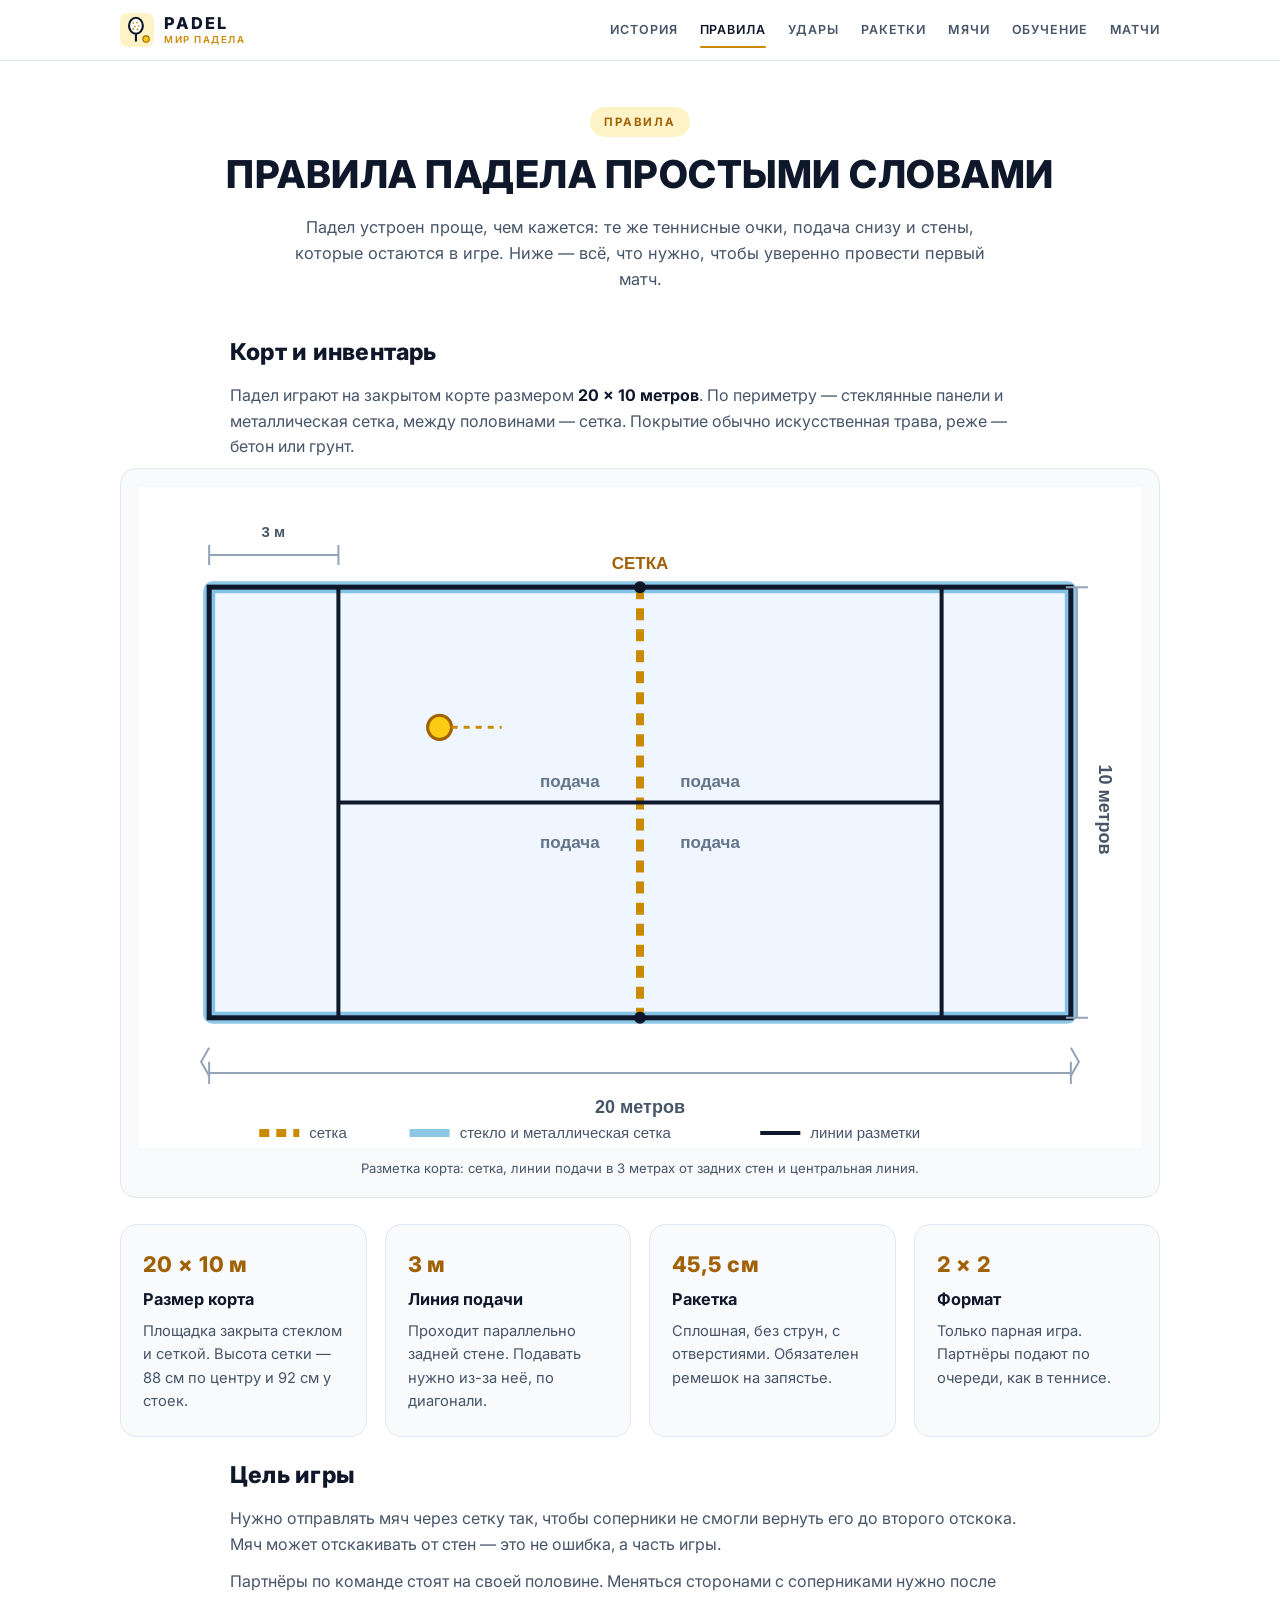
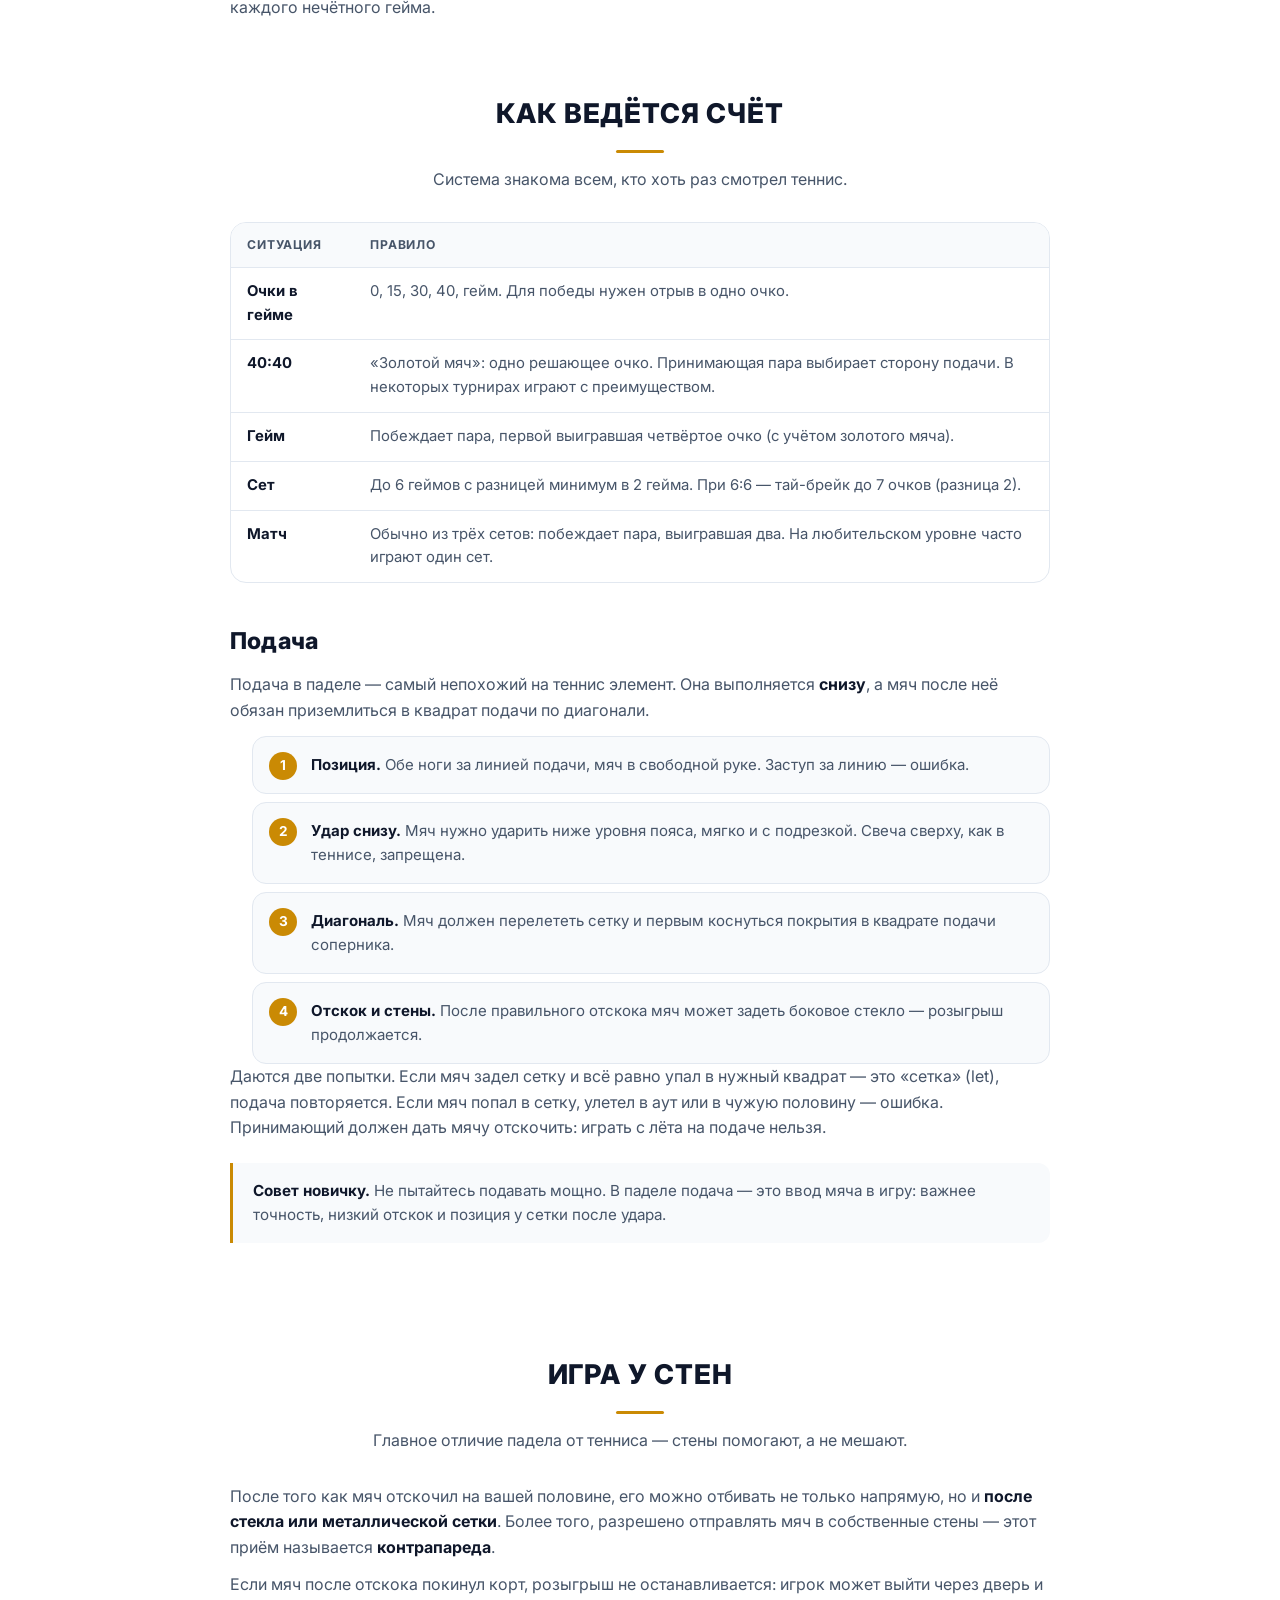
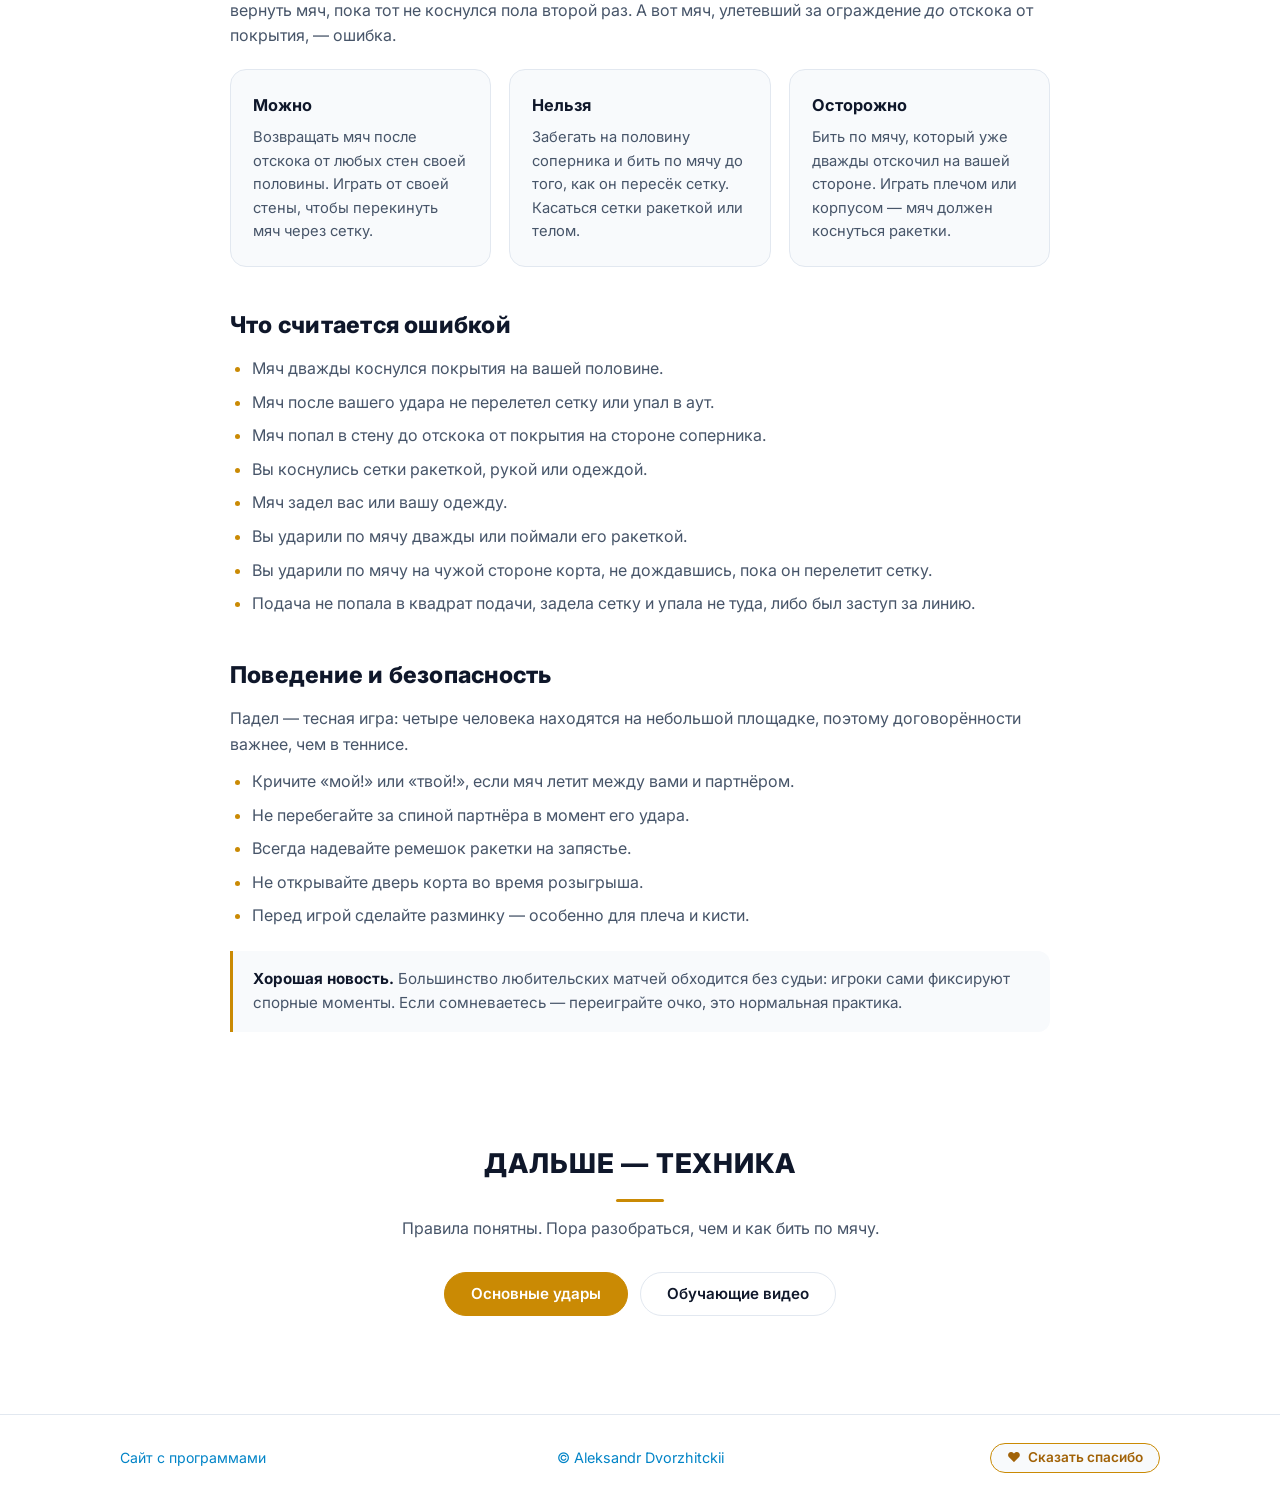
<file: rules.html>
<!DOCTYPE html>
<html lang="ru">
<head>
  <meta charset="UTF-8" />
  <meta name="viewport" content="width=device-width, initial-scale=1.0" />
  <title>Правила игры в падел — PADEL</title>
  <link rel="icon" type="image/svg+xml" href="assets/img/logo.svg" />
  <meta name="description" content="Правила падела простыми словами: размеры корта, подача, счёт, игра у стен, ошибки и золотой мяч. Наглядная схема корта 20 × 10 метров." />
  <meta property="og:title" content="Правила игры в падел" />
  <meta property="og:description" content="Корт, подача, счёт, стены и ошибки — всё, что нужно знать перед первой игрой." />
  <meta property="og:type" content="article" />
  <meta property="og:locale" content="ru_RU" />

  <link rel="preconnect" href="https://fonts.googleapis.com" />
  <link rel="preconnect" href="https://fonts.gstatic.com" crossorigin />
  <link href="https://fonts.googleapis.com/css2?family=Inter:wght@400;500;600;700;800&display=swap" rel="stylesheet" />
  <link rel="stylesheet" href="assets/css/style.css" />
  <script src="assets/js/main.js" defer></script>
</head>
<body>
  <a class="skip-link" href="#main">Перейти к содержимому</a>

  <header class="site-header">
    <div class="container header-inner">
      <a class="brand" href="index.html" aria-label="Padel — на главную">
        <img class="brand-mark" src="assets/img/logo.svg" alt="" width="34" height="34" />
        <span class="brand-text">PADEL<small>МИР ПАДЕЛА</small></span>
      </a>
      <nav class="nav" aria-label="Основная навигация">
        <a href="history.html">История</a>
        <a href="rules.html" aria-current="page">Правила</a>
        <a href="strokes.html">Удары</a>
        <a href="rackets.html">Ракетки</a>
        <a href="balls.html">Мячи</a>
        <a href="tutorials.html">Обучение</a>
        <a href="matches.html">Матчи</a>
      </nav>
    </div>
  </header>

  <main id="main">
    <section class="page-head">
      <div class="container">
        <span class="eyebrow">Правила</span>
        <h1>Правила падела простыми словами</h1>
        <p class="lead">
          Падел устроен проще, чем кажется: те же теннисные очки, подача
          снизу и стены, которые остаются в игре. Ниже — всё, что нужно,
          чтобы уверенно провести первый матч.
        </p>
      </div>
    </section>

    <section class="section-tight">
      <div class="container">
        <div class="prose">
          <h2>Корт и инвентарь</h2>
          <p>
            Падел играют на закрытом корте размером <strong>20 × 10 метров</strong>.
            По периметру — стеклянные панели и металлическая сетка, между
            половинами — сетка. Покрытие обычно искусственная трава,
            реже — бетон или грунт.
          </p>
        </div>

        <figure class="court-figure">
          <img src="assets/img/court.svg" alt="Схема корта для падела: 20 метров в длину, 10 метров в ширину, сетка посередине, линии подачи в 3 метрах от задних стен" width="1000" height="660" loading="lazy" />
          <figcaption>Разметка корта: сетка, линии подачи в 3 метрах от задних стен и центральная линия.</figcaption>
        </figure>

        <div class="rule-grid">
          <div class="rule-card">
            <span class="rule-value">20 × 10 м</span>
            <h3>Размер корта</h3>
            <p>Площадка закрыта стеклом и сеткой. Высота сетки — 88 см по центру и 92 см у стоек.</p>
          </div>
          <div class="rule-card">
            <span class="rule-value">3 м</span>
            <h3>Линия подачи</h3>
            <p>Проходит параллельно задней стене. Подавать нужно из-за неё, по диагонали.</p>
          </div>
          <div class="rule-card">
            <span class="rule-value">45,5 см</span>
            <h3>Ракетка</h3>
            <p>Сплошная, без струн, с отверстиями. Обязателен ремешок на запястье.</p>
          </div>
          <div class="rule-card">
            <span class="rule-value">2 × 2</span>
            <h3>Формат</h3>
            <p>Только парная игра. Партнёры подают по очереди, как в теннисе.</p>
          </div>
        </div>

        <div class="prose">
          <h2>Цель игры</h2>
          <p>
            Нужно отправлять мяч через сетку так, чтобы соперники не смогли
            вернуть его до второго отскока. Мяч может отскакивать от стен —
            это не ошибка, а часть игры.
          </p>
          <p>
            Партнёры по команде стоят на своей половине. Меняться сторонами
            с соперниками нужно после каждого нечётного гейма.
          </p>
        </div>
      </div>
    </section>
    <section class="section" aria-labelledby="score-title">
      <div class="container">
        <div class="section-head">
          <h2 id="score-title">Как ведётся счёт</h2>
          <p>Система знакома всем, кто хоть раз смотрел теннис.</p>
        </div>

        <div class="prose">
          <div class="table-wrap">
            <table>
              <thead>
                <tr>
                  <th scope="col">Ситуация</th>
                  <th scope="col">Правило</th>
                </tr>
              </thead>
              <tbody>
                <tr>
                  <td><strong>Очки в гейме</strong></td>
                  <td>0, 15, 30, 40, гейм. Для победы нужен отрыв в одно очко.</td>
                </tr>
                <tr>
                  <td><strong>40:40</strong></td>
                  <td>«Золотой мяч»: одно решающее очко. Принимающая пара выбирает сторону подачи. В некоторых турнирах играют с преимуществом.</td>
                </tr>
                <tr>
                  <td><strong>Гейм</strong></td>
                  <td>Побеждает пара, первой выигравшая четвёртое очко (с учётом золотого мяча).</td>
                </tr>
                <tr>
                  <td><strong>Сет</strong></td>
                  <td>До 6 геймов с разницей минимум в 2 гейма. При 6:6 — тай-брейк до 7 очков (разница 2).</td>
                </tr>
                <tr>
                  <td><strong>Матч</strong></td>
                  <td>Обычно из трёх сетов: побеждает пара, выигравшая два. На любительском уровне часто играют один сет.</td>
                </tr>
              </tbody>
            </table>
          </div>

          <h2>Подача</h2>
          <p>
            Подача в паделе — самый непохожий на теннис элемент. Она
            выполняется <strong>снизу</strong>, а мяч после неё обязан
            приземлиться в квадрат подачи по диагонали.
          </p>

          <ol class="steps">
            <li><strong>Позиция.</strong> Обе ноги за линией подачи, мяч в свободной руке. Заступ за линию — ошибка.</li>
            <li><strong>Удар снизу.</strong> Мяч нужно ударить ниже уровня пояса, мягко и с подрезкой. Свеча сверху, как в теннисе, запрещена.</li>
            <li><strong>Диагональ.</strong> Мяч должен перелететь сетку и первым коснуться покрытия в квадрате подачи соперника.</li>
            <li><strong>Отскок и стены.</strong> После правильного отскока мяч может задеть боковое стекло — розыгрыш продолжается.</li>
          </ol>

          <p>
            Даются две попытки. Если мяч задел сетку и всё равно упал в
            нужный квадрат — это «сетка» (let), подача повторяется. Если
            мяч попал в сетку, улетел в аут или в чужую половину — ошибка.
            Принимающий должен дать мячу отскочить: играть с лёта на
            подаче нельзя.
          </p>

          <div class="callout">
            <strong>Совет новичку.</strong> Не пытайтесь подавать мощно.
            В паделе подача — это ввод мяча в игру: важнее точность,
            низкий отскок и позиция у сетки после удара.
          </div>
        </div>
      </div>
    </section>
    <section class="section" aria-labelledby="walls-title">
      <div class="container">
        <div class="section-head">
          <h2 id="walls-title">Игра у стен</h2>
          <p>Главное отличие падела от тенниса — стены помогают, а не мешают.</p>
        </div>

        <div class="prose">
          <p>
            После того как мяч отскочил на вашей половине, его можно
            отбивать не только напрямую, но и <strong>после стекла или
            металлической сетки</strong>. Более того, разрешено отправлять
            мяч в собственные стены — этот приём называется
            <strong>контрапареда</strong>.
          </p>
          <p>
            Если мяч после отскока покинул корт, розыгрыш не
            останавливается: игрок может выйти через дверь и вернуть мяч,
            пока тот не коснулся пола второй раз. А вот мяч, улетевший за
            ограждение <em>до</em> отскока от покрытия, — ошибка.
          </p>

          <div class="rule-grid">
            <div class="rule-card">
              <h3>Можно</h3>
              <p>Возвращать мяч после отскока от любых стен своей половины. Играть от своей стены, чтобы перекинуть мяч через сетку.</p>
            </div>
            <div class="rule-card">
              <h3>Нельзя</h3>
              <p>Забегать на половину соперника и бить по мячу до того, как он пересёк сетку. Касаться сетки ракеткой или телом.</p>
            </div>
            <div class="rule-card">
              <h3>Осторожно</h3>
              <p>Бить по мячу, который уже дважды отскочил на вашей стороне. Играть плечом или корпусом — мяч должен коснуться ракетки.</p>
            </div>
          </div>

          <h2>Что считается ошибкой</h2>
          <ul>
            <li>Мяч дважды коснулся покрытия на вашей половине.</li>
            <li>Мяч после вашего удара не перелетел сетку или упал в аут.</li>
            <li>Мяч попал в стену до отскока от покрытия на стороне соперника.</li>
            <li>Вы коснулись сетки ракеткой, рукой или одеждой.</li>
            <li>Мяч задел вас или вашу одежду.</li>
            <li>Вы ударили по мячу дважды или поймали его ракеткой.</li>
            <li>Вы ударили по мячу на чужой стороне корта, не дождавшись, пока он перелетит сетку.</li>
            <li>Подача не попала в квадрат подачи, задела сетку и упала не туда, либо был заступ за линию.</li>
          </ul>

          <h2>Поведение и безопасность</h2>
          <p>
            Падел — тесная игра: четыре человека находятся на небольшой
            площадке, поэтому договорённости важнее, чем в теннисе.
          </p>
          <ul>
            <li>Кричите «мой!» или «твой!», если мяч летит между вами и партнёром.</li>
            <li>Не перебегайте за спиной партнёра в момент его удара.</li>
            <li>Всегда надевайте ремешок ракетки на запястье.</li>
            <li>Не открывайте дверь корта во время розыгрыша.</li>
            <li>Перед игрой сделайте разминку — особенно для плеча и кисти.</li>
          </ul>

          <div class="callout">
            <strong>Хорошая новость.</strong> Большинство любительских
            матчей обходится без судьи: игроки сами фиксируют спорные
            моменты. Если сомневаетесь — переиграйте очко, это нормальная
            практика.
          </div>
        </div>
      </div>
    </section>

    <section class="section" aria-labelledby="next-title">
      <div class="container">
        <div class="section-head">
          <h2 id="next-title">Дальше — техника</h2>
          <p>Правила понятны. Пора разобраться, чем и как бить по мячу.</p>
        </div>
        <div class="hero-actions">
          <a class="btn btn-primary" href="strokes.html">Основные удары</a>
          <a class="btn btn-ghost" href="tutorials.html">Обучающие видео</a>
        </div>
      </div>
    </section>
  </main>

  <footer>
    <div class="container footer-inner">
      <div class="footer-links">
        <a href="https://www.dvorzhik.site/">Сайт с программами</a>
      </div>
      <a class="footer-copy" href="https://t.me/dvorzhik" target="_blank" rel="noopener noreferrer">© Aleksandr Dvorzhitckii</a>
      <a class="support-btn"
         id="supportBtn"
         href="https://web.tribute.tg/d/QPI"
         target="_blank"
         rel="noopener noreferrer"
         title="Поддержать проект">
        <span class="support-btn__icon" id="supportIcon" aria-hidden="true">❤️</span>
        <span class="support-btn__label" id="supportLabel">Сказать спасибо</span>
      </a>
    </div>
  </footer>
</body>
</html>
</file>
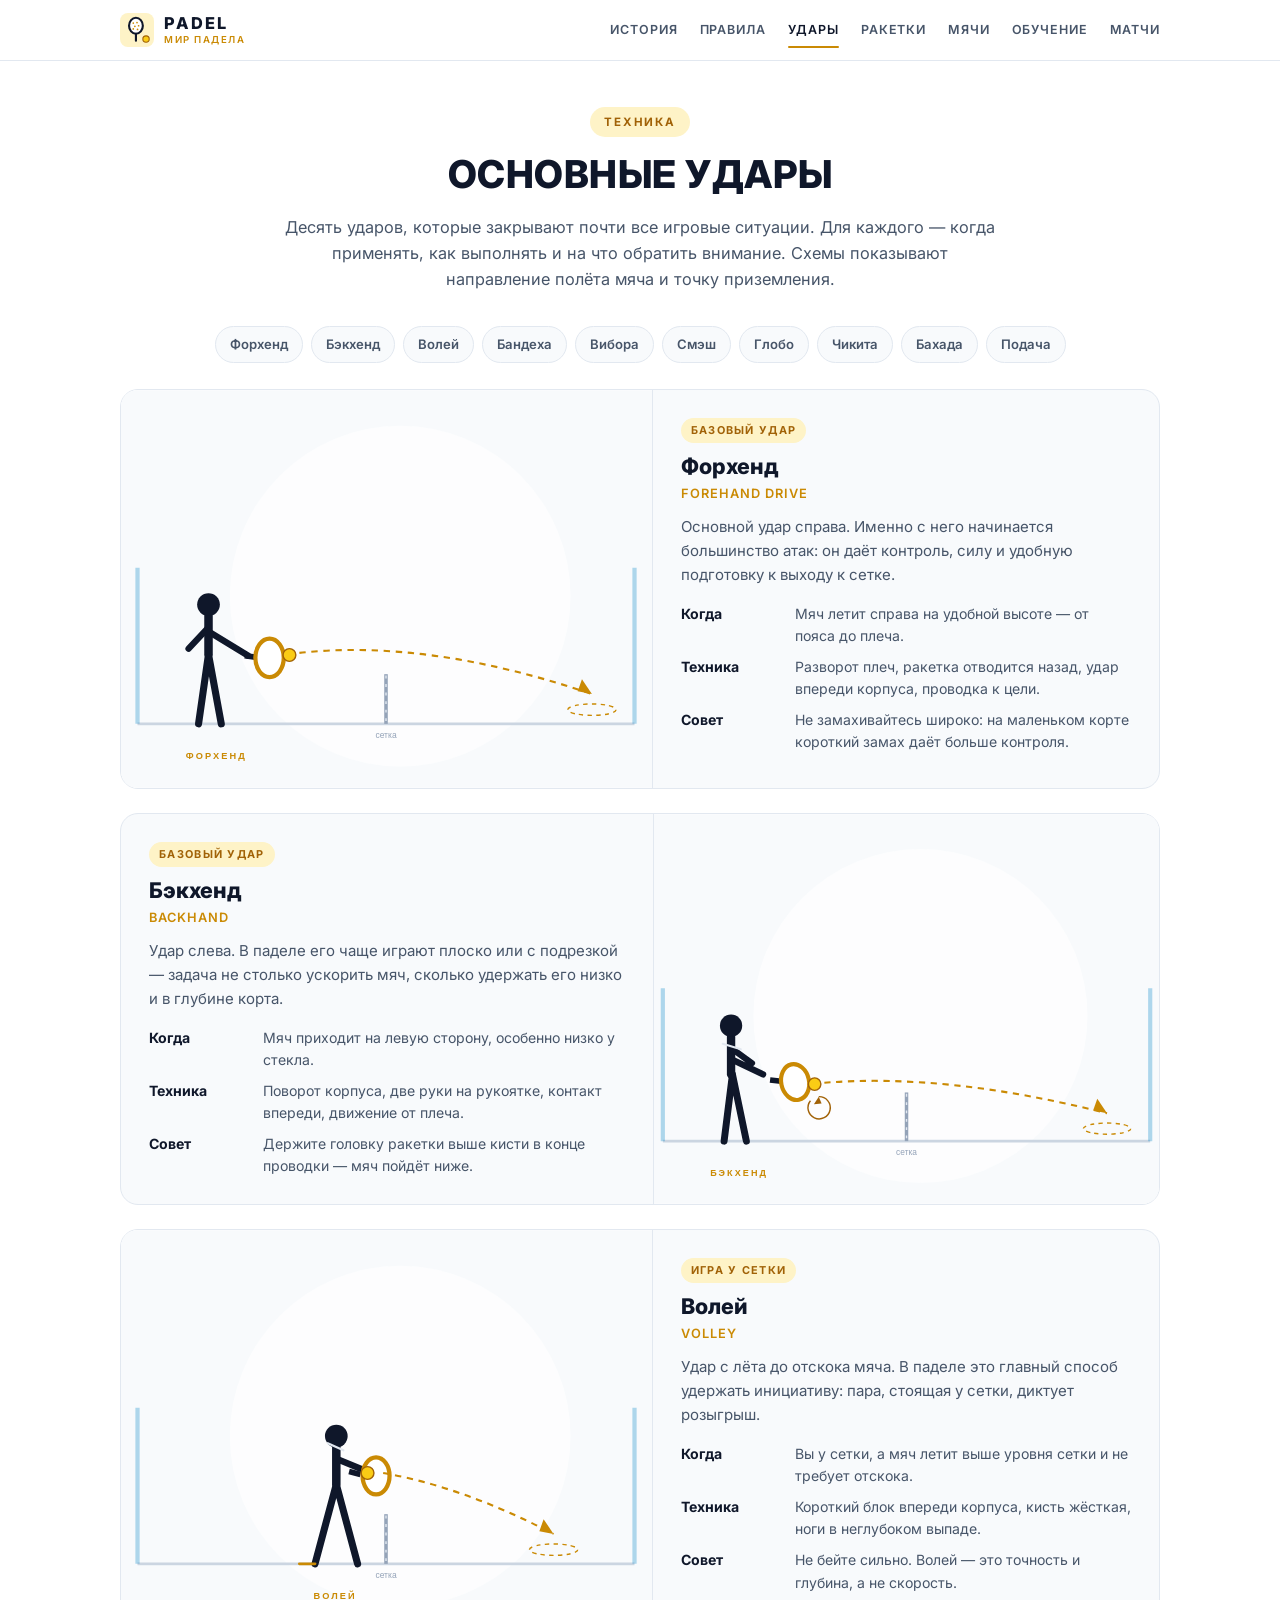
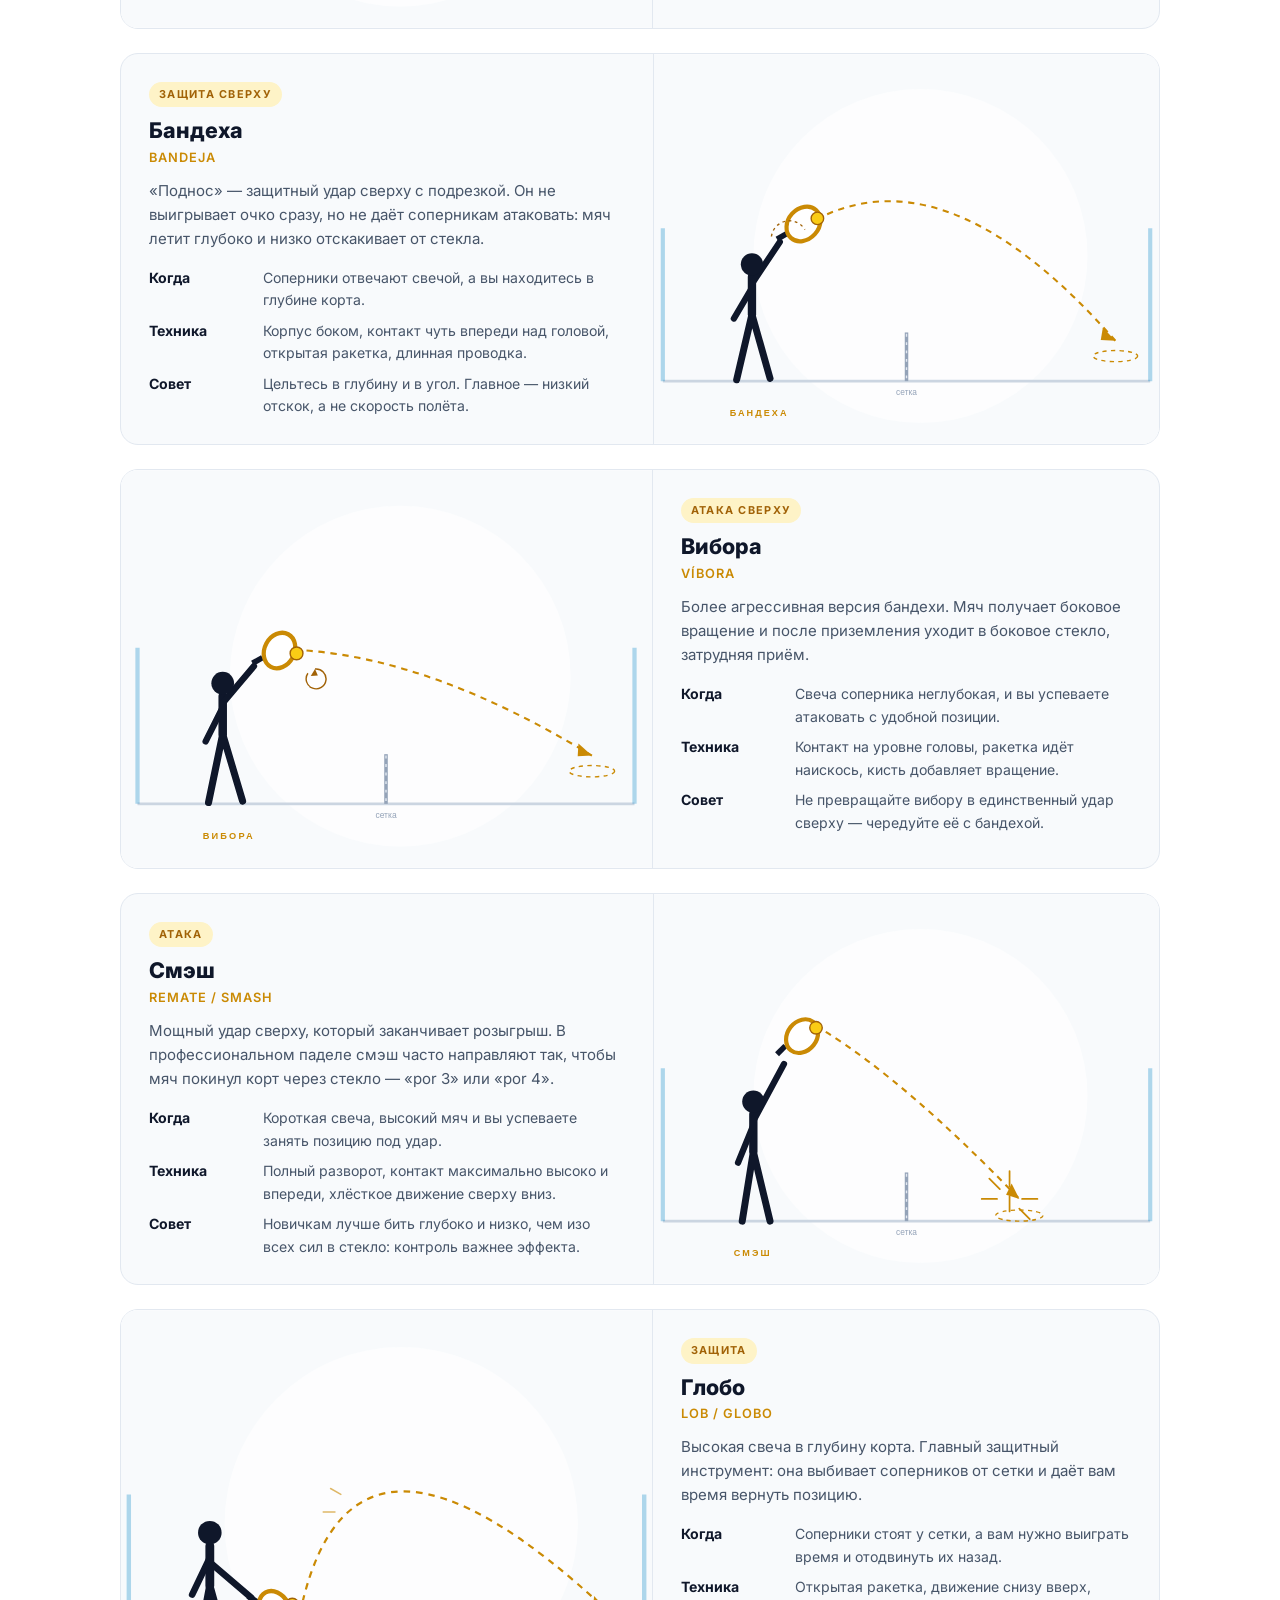
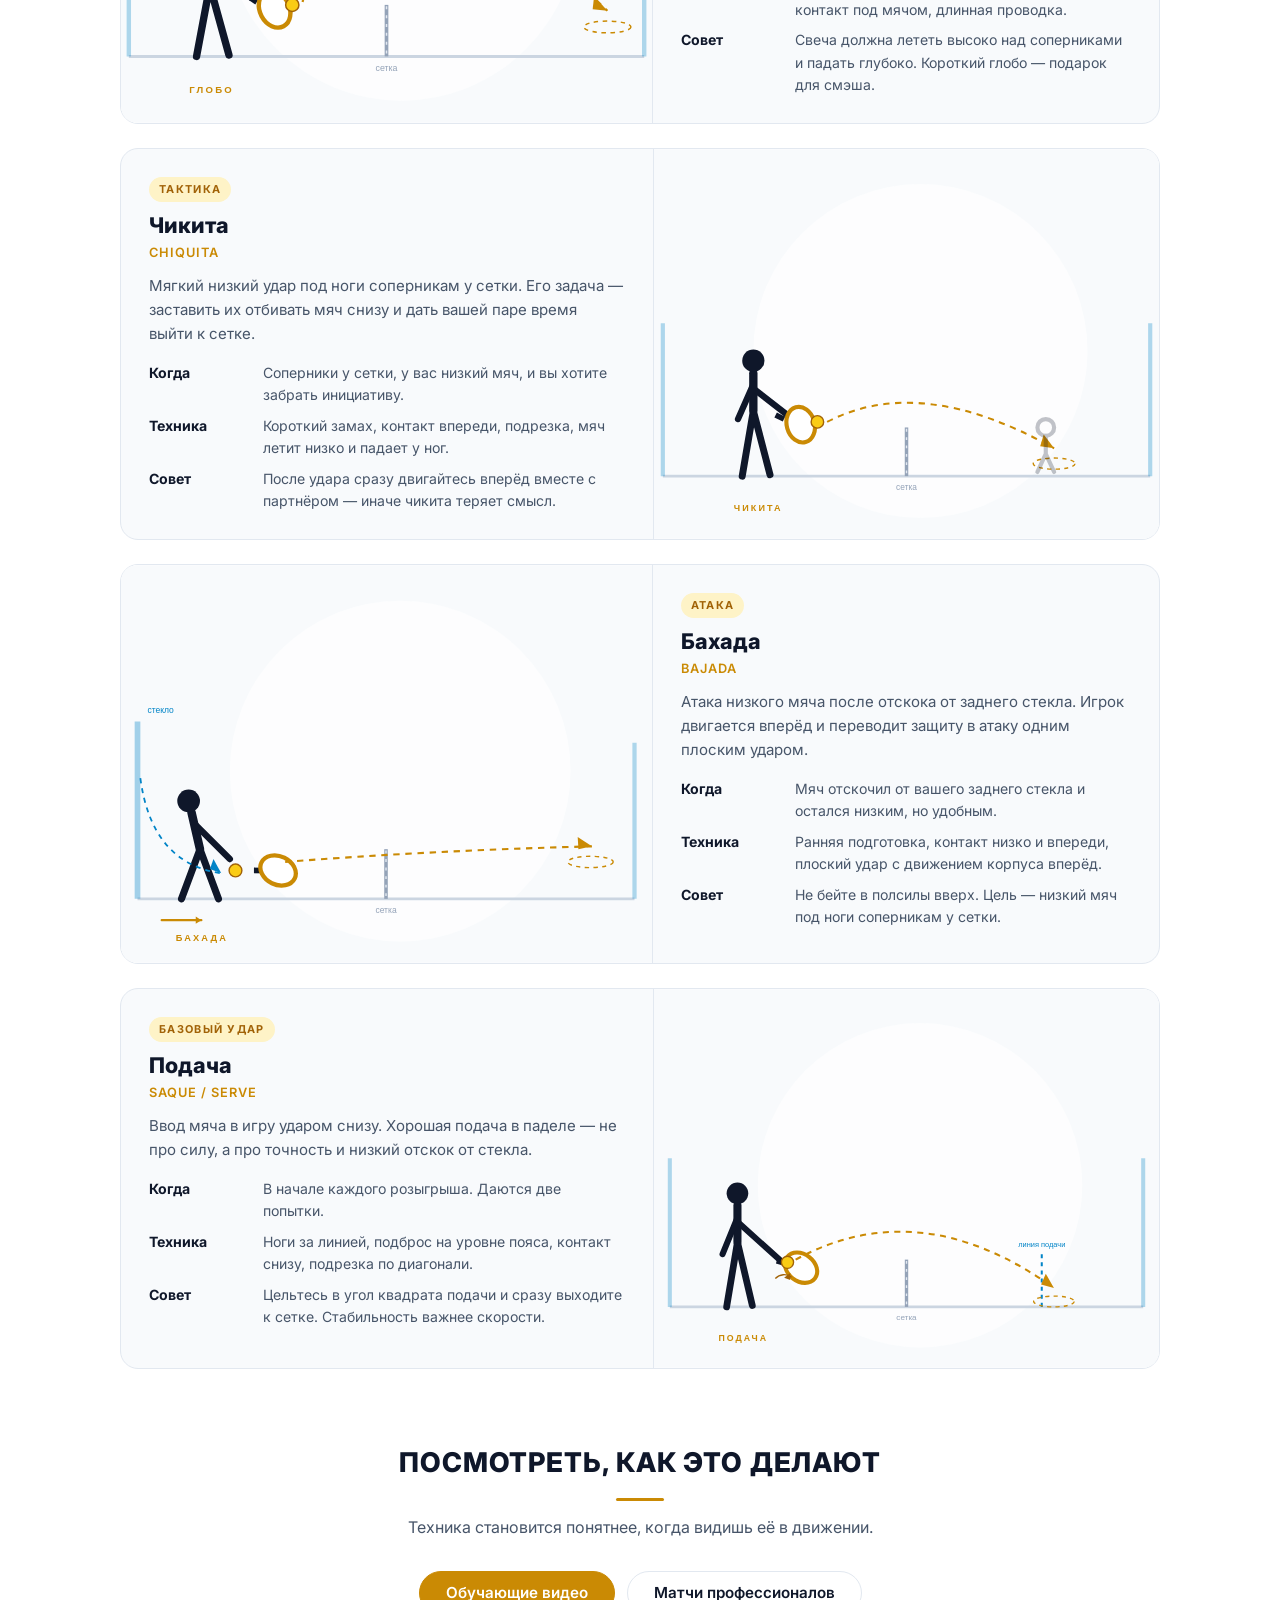
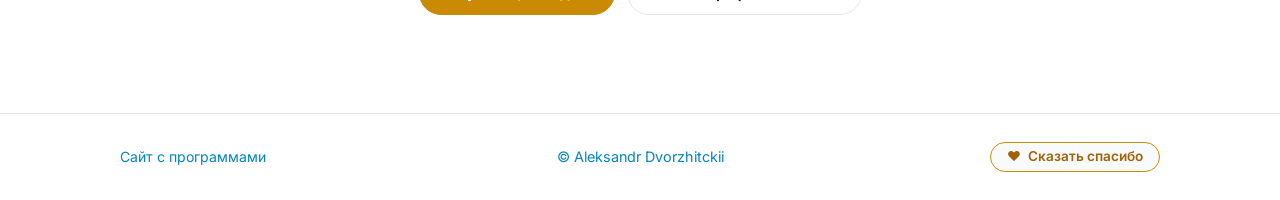
<file: strokes.html>
<!DOCTYPE html>
<html lang="ru">
<head>
  <meta charset="UTF-8" />
  <meta name="viewport" content="width=device-width, initial-scale=1.0" />
  <title>Основные удары в паделе: техника и схемы — PADEL</title>
  <link rel="icon" type="image/svg+xml" href="assets/img/logo.svg" />
  <meta name="description" content="Основные удары в паделе: форхенд, бэкхенд, волей, бандеха, вибора, смэш, глобо, чикита, бахада и подача. Описание техники и наглядные схемы." />
  <meta property="og:title" content="Основные удары в паделе" />
  <meta property="og:description" content="Десять ударов, которые закрывают 95% игровых ситуаций. Техника, моменты применения и советы." />
  <meta property="og:type" content="article" />
  <meta property="og:locale" content="ru_RU" />

  <link rel="preconnect" href="https://fonts.googleapis.com" />
  <link rel="preconnect" href="https://fonts.gstatic.com" crossorigin />
  <link href="https://fonts.googleapis.com/css2?family=Inter:wght@400;500;600;700;800&display=swap" rel="stylesheet" />
  <link rel="stylesheet" href="assets/css/style.css" />
  <script src="assets/js/main.js" defer></script>
</head>
<body>
  <a class="skip-link" href="#main">Перейти к содержимому</a>

  <header class="site-header">
    <div class="container header-inner">
      <a class="brand" href="index.html" aria-label="Padel — на главную">
        <img class="brand-mark" src="assets/img/logo.svg" alt="" width="34" height="34" />
        <span class="brand-text">PADEL<small>МИР ПАДЕЛА</small></span>
      </a>
      <nav class="nav" aria-label="Основная навигация">
        <a href="history.html">История</a>
        <a href="rules.html">Правила</a>
        <a href="strokes.html" aria-current="page">Удары</a>
        <a href="rackets.html">Ракетки</a>
        <a href="balls.html">Мячи</a>
        <a href="tutorials.html">Обучение</a>
        <a href="matches.html">Матчи</a>
      </nav>
    </div>
  </header>

  <main id="main">
    <section class="page-head">
      <div class="container">
        <span class="eyebrow">Техника</span>
        <h1>Основные удары</h1>
        <p class="lead">
          Десять ударов, которые закрывают почти все игровые ситуации.
          Для каждого — когда применять, как выполнять и на что обратить
          внимание. Схемы показывают направление полёта мяча и точку
          приземления.
        </p>
      </div>
    </section>

    <section class="section-tight">
      <div class="container">
        <nav class="shot-jump" aria-label="Быстрый переход к удару">
          <a href="#forehand">Форхенд</a>
          <a href="#backhand">Бэкхенд</a>
          <a href="#volley">Волей</a>
          <a href="#bandeja">Бандеха</a>
          <a href="#vibora">Вибора</a>
          <a href="#smash">Смэш</a>
          <a href="#lob">Глобо</a>
          <a href="#chiquita">Чикита</a>
          <a href="#bajada">Бахада</a>
          <a href="#serve">Подача</a>
        </nav>

        <div class="shot-list">

          <article class="shot" id="forehand">
            <div class="shot-media">
              <img src="assets/img/shot-forehand.svg" alt="Схема форхенда: игрок слева направляет мяч через сетку в правую часть корта соперника" width="800" height="560" loading="lazy" />
            </div>
            <div class="shot-body">
              <span class="shot-tag">Базовый удар</span>
              <h2>Форхенд</h2>
              <div class="shot-subtitle">Forehand drive</div>
              <p>
                Основной удар справа. Именно с него начинается
                большинство атак: он даёт контроль, силу и удобную
                подготовку к выходу к сетке.
              </p>
              <dl class="shot-meta">
                <div><dt>Когда</dt><dd>Мяч летит справа на удобной высоте — от пояса до плеча.</dd></div>
                <div><dt>Техника</dt><dd>Разворот плеч, ракетка отводится назад, удар впереди корпуса, проводка к цели.</dd></div>
                <div><dt>Совет</dt><dd>Не замахивайтесь широко: на маленьком корте короткий замах даёт больше контроля.</dd></div>
              </dl>
            </div>
          </article>

          <article class="shot" id="backhand">
            <div class="shot-media">
              <img src="assets/img/shot-backhand.svg" alt="Схема бэкхенда: мяч слева от корпуса, удар двумя руками" width="800" height="560" loading="lazy" />
            </div>
            <div class="shot-body">
              <span class="shot-tag">Базовый удар</span>
              <h2>Бэкхенд</h2>
              <div class="shot-subtitle">Backhand</div>
              <p>
                Удар слева. В паделе его чаще играют плоско или с
                подрезкой — задача не столько ускорить мяч, сколько
                удержать его низко и в глубине корта.
              </p>
              <dl class="shot-meta">
                <div><dt>Когда</dt><dd>Мяч приходит на левую сторону, особенно низко у стекла.</dd></div>
                <div><dt>Техника</dt><dd>Поворот корпуса, две руки на рукоятке, контакт впереди, движение от плеча.</dd></div>
                <div><dt>Совет</dt><dd>Держите головку ракетки выше кисти в конце проводки — мяч пойдёт ниже.</dd></div>
              </dl>
            </div>
          </article>

          <article class="shot" id="volley">
            <div class="shot-media">
              <img src="assets/img/shot-volley.svg" alt="Схема воллея: игрок у сетки бьёт с лёта, мяч уходит в корт соперника" width="800" height="560" loading="lazy" />
            </div>
            <div class="shot-body">
              <span class="shot-tag">Игра у сетки</span>
              <h2>Волей</h2>
              <div class="shot-subtitle">Volley</div>
              <p>
                Удар с лёта до отскока мяча. В паделе это главный способ
                удержать инициативу: пара, стоящая у сетки, диктует
                розыгрыш.
              </p>
              <dl class="shot-meta">
                <div><dt>Когда</dt><dd>Вы у сетки, а мяч летит выше уровня сетки и не требует отскока.</dd></div>
                <div><dt>Техника</dt><dd>Короткий блок впереди корпуса, кисть жёсткая, ноги в неглубоком выпаде.</dd></div>
                <div><dt>Совет</dt><dd>Не бейте сильно. Волей — это точность и глубина, а не скорость.</dd></div>
              </dl>
            </div>
          </article>

          <article class="shot" id="bandeja">
            <div class="shot-media">
              <img src="assets/img/shot-bandeja.svg" alt="Схема бандехи: защитный удар сверху с подрезкой в глубину корта" width="800" height="560" loading="lazy" />
            </div>
            <div class="shot-body">
              <span class="shot-tag">Защита сверху</span>
              <h2>Бандеха</h2>
              <div class="shot-subtitle">Bandeja</div>
              <p>
                «Поднос» — защитный удар сверху с подрезкой. Он не
                выигрывает очко сразу, но не даёт соперникам атаковать:
                мяч летит глубоко и низко отскакивает от стекла.
              </p>
              <dl class="shot-meta">
                <div><dt>Когда</dt><dd>Соперники отвечают свечой, а вы находитесь в глубине корта.</dd></div>
                <div><dt>Техника</dt><dd>Корпус боком, контакт чуть впереди над головой, открытая ракетка, длинная проводка.</dd></div>
                <div><dt>Совет</dt><dd>Цельтесь в глубину и в угол. Главное — низкий отскок, а не скорость полёта.</dd></div>
              </dl>
            </div>
          </article>

          <article class="shot" id="vibora">
            <div class="shot-media">
              <img src="assets/img/shot-vibora.svg" alt="Схема виборы: атакующий удар сверху с боковым вращением" width="800" height="560" loading="lazy" />
            </div>
            <div class="shot-body">
              <span class="shot-tag">Атака сверху</span>
              <h2>Вибора</h2>
              <div class="shot-subtitle">Víbora</div>
              <p>
                Более агрессивная версия бандехи. Мяч получает боковое
                вращение и после приземления уходит в боковое стекло,
                затрудняя приём.
              </p>
              <dl class="shot-meta">
                <div><dt>Когда</dt><dd>Свеча соперника неглубокая, и вы успеваете атаковать с удобной позиции.</dd></div>
                <div><dt>Техника</dt><dd>Контакт на уровне головы, ракетка идёт наискось, кисть добавляет вращение.</dd></div>
                <div><dt>Совет</dt><dd>Не превращайте вибору в единственный удар сверху — чередуйте её с бандехой.</dd></div>
              </dl>
            </div>
          </article>

          <article class="shot" id="smash">
            <div class="shot-media">
              <img src="assets/img/shot-smash.svg" alt="Схема смэша: высокая точка контакта и крутая траектория в корт соперника" width="800" height="560" loading="lazy" />
            </div>
            <div class="shot-body">
              <span class="shot-tag">Атака</span>
              <h2>Смэш</h2>
              <div class="shot-subtitle">Remate / Smash</div>
              <p>
                Мощный удар сверху, который заканчивает розыгрыш.
                В профессиональном паделе смэш часто направляют так,
                чтобы мяч покинул корт через стекло — «por 3» или
                «por 4».
              </p>
              <dl class="shot-meta">
                <div><dt>Когда</dt><dd>Короткая свеча, высокий мяч и вы успеваете занять позицию под удар.</dd></div>
                <div><dt>Техника</dt><dd>Полный разворот, контакт максимально высоко и впереди, хлёсткое движение сверху вниз.</dd></div>
                <div><dt>Совет</dt><dd>Новичкам лучше бить глубоко и низко, чем изо всех сил в стекло: контроль важнее эффекта.</dd></div>
              </dl>
            </div>
          </article>

          <article class="shot" id="lob">
            <div class="shot-media">
              <img src="assets/img/shot-lob.svg" alt="Схема глобо: высокая свеча через соперников в глубину корта" width="800" height="560" loading="lazy" />
            </div>
            <div class="shot-body">
              <span class="shot-tag">Защита</span>
              <h2>Глобо</h2>
              <div class="shot-subtitle">Lob / Globo</div>
              <p>
                Высокая свеча в глубину корта. Главный защитный инструмент:
                она выбивает соперников от сетки и даёт вам время вернуть
                позицию.
              </p>
              <dl class="shot-meta">
                <div><dt>Когда</dt><dd>Соперники стоят у сетки, а вам нужно выиграть время и отодвинуть их назад.</dd></div>
                <div><dt>Техника</dt><dd>Открытая ракетка, движение снизу вверх, контакт под мячом, длинная проводка.</dd></div>
                <div><dt>Совет</dt><dd>Свеча должна лететь высоко над соперниками и падать глубоко. Короткий глобо — подарок для смэша.</dd></div>
              </dl>
            </div>
          </article>

          <article class="shot" id="chiquita">
            <div class="shot-media">
              <img src="assets/img/shot-chiquita.svg" alt="Схема чикиты: низкий мягкий удар под ноги игрокам у сетки" width="800" height="560" loading="lazy" />
            </div>
            <div class="shot-body">
              <span class="shot-tag">Тактика</span>
              <h2>Чикита</h2>
              <div class="shot-subtitle">Chiquita</div>
              <p>
                Мягкий низкий удар под ноги соперникам у сетки. Его задача —
                заставить их отбивать мяч снизу и дать вашей паре время
                выйти к сетке.
              </p>
              <dl class="shot-meta">
                <div><dt>Когда</dt><dd>Соперники у сетки, у вас низкий мяч, и вы хотите забрать инициативу.</dd></div>
                <div><dt>Техника</dt><dd>Короткий замах, контакт впереди, подрезка, мяч летит низко и падает у ног.</dd></div>
                <div><dt>Совет</dt><dd>После удара сразу двигайтесь вперёд вместе с партнёром — иначе чикита теряет смысл.</dd></div>
              </dl>
            </div>
          </article>

          <article class="shot" id="bajada">
            <div class="shot-media">
              <img src="assets/img/shot-bajada.svg" alt="Схема бахады: атака низкого мяча после отскока от заднего стекла" width="800" height="560" loading="lazy" />
            </div>
            <div class="shot-body">
              <span class="shot-tag">Атака</span>
              <h2>Бахада</h2>
              <div class="shot-subtitle">Bajada</div>
              <p>
                Атака низкого мяча после отскока от заднего стекла.
                Игрок двигается вперёд и переводит защиту в атаку одним
                плоским ударом.
              </p>
              <dl class="shot-meta">
                <div><dt>Когда</dt><dd>Мяч отскочил от вашего заднего стекла и остался низким, но удобным.</dd></div>
                <div><dt>Техника</dt><dd>Ранняя подготовка, контакт низко и впереди, плоский удар с движением корпуса вперёд.</dd></div>
                <div><dt>Совет</dt><dd>Не бейте в полсилы вверх. Цель — низкий мяч под ноги соперникам у сетки.</dd></div>
              </dl>
            </div>
          </article>

          <article class="shot" id="serve">
            <div class="shot-media">
              <img src="assets/img/shot-serve.svg" alt="Схема подачи: удар снизу по диагонали в квадрат подачи" width="800" height="560" loading="lazy" />
            </div>
            <div class="shot-body">
              <span class="shot-tag">Базовый удар</span>
              <h2>Подача</h2>
              <div class="shot-subtitle">Saque / Serve</div>
              <p>
                Ввод мяча в игру ударом снизу. Хорошая подача в паделе —
                не про силу, а про точность и низкий отскок от стекла.
              </p>
              <dl class="shot-meta">
                <div><dt>Когда</dt><dd>В начале каждого розыгрыша. Даются две попытки.</dd></div>
                <div><dt>Техника</dt><dd>Ноги за линией, подброс на уровне пояса, контакт снизу, подрезка по диагонали.</dd></div>
                <div><dt>Совет</dt><dd>Цельтесь в угол квадрата подачи и сразу выходите к сетке. Стабильность важнее скорости.</dd></div>
              </dl>
            </div>
          </article>
        </div>
      </div>
    </section>

    <section class="section" aria-labelledby="next-title">
      <div class="container">
        <div class="section-head">
          <h2 id="next-title">Посмотреть, как это делают</h2>
          <p>Техника становится понятнее, когда видишь её в движении.</p>
        </div>
        <div class="hero-actions">
          <a class="btn btn-primary" href="tutorials.html">Обучающие видео</a>
          <a class="btn btn-ghost" href="matches.html">Матчи профессионалов</a>
        </div>
      </div>
    </section>
  </main>

  <footer>
    <div class="container footer-inner">
      <div class="footer-links">
        <a href="https://www.dvorzhik.site/">Сайт с программами</a>
      </div>
      <a class="footer-copy" href="https://t.me/dvorzhik" target="_blank" rel="noopener noreferrer">© Aleksandr Dvorzhitckii</a>
      <a class="support-btn"
         id="supportBtn"
         href="https://web.tribute.tg/d/QPI"
         target="_blank"
         rel="noopener noreferrer"
         title="Поддержать проект">
        <span class="support-btn__icon" id="supportIcon" aria-hidden="true">❤️</span>
        <span class="support-btn__label" id="supportLabel">Сказать спасибо</span>
      </a>
    </div>
  </footer>
</body>
</html>
</file>
<file: assets/css/style.css>
/* ============================================================
   PADEL — всё о паделе
   Стилистика: референс dvorzhik.ru (Inter, светлая тема,
   акцент #ca8a04, карточки #f8fafc, подвал в три колонки)
   ============================================================ */

:root {
  --bg: #ffffff;
  --card-bg: #f8fafc;
  --card-border: #e2e8f0;
  --accent: #ca8a04;
  --accent-hover: #a16207;
  --accent-soft: #fef3c7;
  --text-main: #0f172a;
  --text-muted: #475569;
  --link: #0284c7;
  --radius: 16px;
  --shadow: 0 12px 28px rgba(15, 23, 42, 0.08);
}

* {
  box-sizing: border-box;
  margin: 0;
  padding: 0;
}

html {
  scroll-behavior: smooth;
}

body {
  font-family: 'Inter', system-ui, -apple-system, sans-serif;
  background-color: var(--bg);
  color: var(--text-main);
  line-height: 1.6;
  -webkit-font-smoothing: antialiased;
  display: flex;
  flex-direction: column;
  min-height: 100vh;
}

main {
  flex: 1 0 auto;
}

a {
  color: var(--link);
  text-decoration: none;
  transition: color 0.2s;
}

a:hover {
  color: var(--accent);
}

img,
svg {
  max-width: 100%;
}

:focus-visible {
  outline: 2px solid var(--accent);
  outline-offset: 3px;
}

.container {
  max-width: 1080px;
  margin: 0 auto;
  padding: 0 20px;
  width: 100%;
}

.visually-hidden {
  position: absolute;
  width: 1px;
  height: 1px;
  margin: -1px;
  padding: 0;
  overflow: hidden;
  clip: rect(0 0 0 0);
  white-space: nowrap;
  border: 0;
}

.skip-link {
  position: absolute;
  left: 16px;
  top: -60px;
  z-index: 100;
  background: var(--accent);
  color: #fff;
  padding: 10px 18px;
  border-radius: 0 0 10px 10px;
  font-weight: 600;
  transition: top 0.2s;
}

.skip-link:focus {
  top: 0;
  color: #fff;
}

/* ---------- Шапка сайта ---------- */

.site-header {
  position: sticky;
  top: 0;
  z-index: 50;
  background: rgba(255, 255, 255, 0.94);
  backdrop-filter: blur(8px);
  border-bottom: 1px solid var(--card-border);
}

.header-inner {
  display: flex;
  align-items: center;
  justify-content: space-between;
  gap: 14px 28px;
  flex-wrap: wrap;
  padding-top: 13px;
  padding-bottom: 13px;
}

.brand {
  display: inline-flex;
  align-items: center;
  gap: 10px;
  color: var(--text-main);
  font-size: 1.02rem;
  font-weight: 800;
  letter-spacing: 0.14em;
  text-transform: uppercase;
  line-height: 1;
}

.brand:hover {
  color: var(--text-main);
}

.brand-mark {
  width: 34px;
  height: 34px;
  flex: 0 0 auto;
}

.brand-text small {
  display: block;
  margin-top: 4px;
  font-size: 0.6rem;
  font-weight: 600;
  letter-spacing: 0.16em;
  color: var(--accent);
}

.nav {
  display: flex;
  align-items: center;
  gap: 22px;
}

.nav a {
  position: relative;
  padding: 6px 0;
  font-size: 0.78rem;
  font-weight: 600;
  letter-spacing: 0.07em;
  text-transform: uppercase;
  color: var(--text-muted);
  white-space: nowrap;
}

.nav a:hover {
  color: var(--accent);
}

.nav a[aria-current='page'] {
  color: var(--text-main);
}

.nav a[aria-current='page']::after {
  content: '';
  position: absolute;
  left: 0;
  right: 0;
  bottom: -2px;
  height: 2px;
  border-radius: 2px;
  background: var(--accent);
}

/* ---------- Заголовки страниц (как в референсе) ---------- */

.top-title-sec {
  padding: 35px 0 20px;
  text-align: center;
}

.top-title-sec h1 {
  font-size: 2.2rem;
  font-weight: 800;
  letter-spacing: 0.5px;
  color: var(--text-main);
  text-transform: uppercase;
}

.page-head {
  padding: 46px 0 6px;
  text-align: center;
}

.page-head h1 {
  font-size: clamp(1.7rem, 4vw, 2.4rem);
  font-weight: 800;
  letter-spacing: 0.5px;
  text-transform: uppercase;
  line-height: 1.2;
}

.page-head .eyebrow {
  margin-bottom: 14px;
}

.page-head .lead {
  max-width: 720px;
  margin: 16px auto 0;
  color: var(--text-muted);
  font-size: 1.02rem;
}

.eyebrow {
  display: inline-flex;
  align-items: center;
  gap: 8px;
  padding: 6px 14px;
  border-radius: 999px;
  background: var(--accent-soft);
  color: var(--accent-hover);
  font-size: 0.72rem;
  font-weight: 700;
  letter-spacing: 0.16em;
  text-transform: uppercase;
}

/* ---------- Главный экран ---------- */

.hero {
  position: relative;
  overflow: hidden;
  padding: 58px 0 30px;
  text-align: center;
}

.hero-court {
  position: absolute;
  top: 50%;
  left: 50%;
  width: min(1180px, 130%);
  transform: translate(-50%, -50%);
  opacity: 0.5;
  pointer-events: none;
  z-index: -1;
}

.hero h1 {
  max-width: 900px;
  margin: 16px auto 0;
  font-size: clamp(2rem, 5.4vw, 3.3rem);
  font-weight: 800;
  line-height: 1.12;
  letter-spacing: 0.01em;
  text-transform: uppercase;
}

.hero h1 .accent {
  color: var(--accent);
}

.hero-lead {
  max-width: 660px;
  margin: 20px auto 0;
  color: var(--text-muted);
  font-size: 1.04rem;
}

.hero-actions {
  display: flex;
  flex-wrap: wrap;
  justify-content: center;
  gap: 12px;
  margin-top: 28px;
}

.btn {
  display: inline-flex;
  align-items: center;
  justify-content: center;
  gap: 8px;
  padding: 12px 26px;
  border: 1px solid transparent;
  border-radius: 999px;
  font-family: inherit;
  font-size: 0.95rem;
  font-weight: 600;
  line-height: 1.2;
  cursor: pointer;
  transition: background-color 0.25s, color 0.25s, border-color 0.25s,
    transform 0.25s, box-shadow 0.25s;
}

.btn-primary {
  background: var(--accent);
  border-color: var(--accent);
  color: #ffffff;
}

.btn-primary:hover,
.btn-primary:focus-visible {
  background: var(--accent-hover);
  border-color: var(--accent-hover);
  color: #ffffff;
  transform: translateY(-2px);
  box-shadow: 0 8px 18px rgba(202, 138, 4, 0.25);
}

.btn-ghost {
  background: #ffffff;
  border-color: var(--card-border);
  color: var(--text-main);
}

.btn-ghost:hover,
.btn-ghost:focus-visible {
  border-color: var(--accent);
  color: var(--accent-hover);
  transform: translateY(-2px);
}

/* ---------- Показатели ---------- */

.stats {
  display: grid;
  grid-template-columns: repeat(auto-fit, minmax(150px, 1fr));
  gap: 16px;
  margin-top: 38px;
}

.stat {
  padding: 18px 16px;
  background: var(--card-bg);
  border: 1px solid var(--card-border);
  border-radius: var(--radius);
  text-align: center;
}

.stat b {
  display: block;
  font-size: 1.55rem;
  font-weight: 800;
  letter-spacing: 0.02em;
}

.stat span {
  display: block;
  margin-top: 2px;
  color: var(--text-muted);
  font-size: 0.83rem;
}

/* ---------- Секции ---------- */

.section {
  padding: 44px 0;
}

.section-tight {
  padding: 28px 0;
}

.section-head {
  max-width: 720px;
  margin: 0 auto 30px;
  text-align: center;
}

.section-head h2 {
  font-size: clamp(1.35rem, 3vw, 1.7rem);
  font-weight: 800;
  letter-spacing: 0.03em;
  text-transform: uppercase;
}

.section-head h2::after {
  content: '';
  display: block;
  width: 48px;
  height: 3px;
  margin: 14px auto 0;
  border-radius: 3px;
  background: var(--accent);
}

.section-head p {
  margin-top: 14px;
  color: var(--text-muted);
}

/* ---------- Сетка карточек разделов ---------- */

.projects {
  padding: 10px 0 20px;
}

.grid {
  display: flex;
  flex-wrap: wrap;
  justify-content: center;
  gap: 20px;
}

.card {
  display: flex;
  flex: 1 1 300px;
  flex-direction: column;
  max-width: 340px;
  overflow: hidden;
  background: var(--card-bg);
  border: 1px solid var(--card-border);
  border-radius: var(--radius);
  color: var(--text-main);
  text-decoration: none;
  transition: transform 0.2s, box-shadow 0.2s, border-color 0.2s;
}

.card:hover {
  transform: translateY(-4px);
  box-shadow: var(--shadow);
  border-color: var(--accent);
  color: var(--text-main);
}

.card-img {
  display: block;
  width: 100%;
  height: auto;
  aspect-ratio: 1 / 1;
  object-fit: cover;
  background: #ffffff;
  border-bottom: 1px solid var(--card-border);
}

.card-body {
  display: flex;
  flex-direction: column;
  flex-grow: 1;
  padding: 22px 24px 24px;
}

.card h3 {
  margin-bottom: 8px;
  font-size: 1.3rem;
  font-weight: 700;
}

.card p {
  flex-grow: 1;
  color: var(--text-muted);
  font-size: 0.95rem;
}

.card .card-link {
  margin-top: 16px;
  color: var(--accent);
  font-size: 0.95rem;
  font-weight: 600;
}

.card:hover .card-link {
  color: var(--accent-hover);
}

/* ---------- Инфоблоки ---------- */

.feature-grid {
  display: grid;
  grid-template-columns: repeat(auto-fit, minmax(240px, 1fr));
  gap: 18px;
  counter-reset: feature;
}

.feature {
  padding: 22px;
  background: var(--card-bg);
  border: 1px solid var(--card-border);
  border-radius: var(--radius);
  counter-increment: feature;
}

.feature .icon {
  display: grid;
  place-items: center;
  width: 36px;
  height: 36px;
  margin-bottom: 12px;
  border-radius: 10px;
  background: var(--accent-soft);
  font-size: 0;
  line-height: 1;
}

.feature .icon::before {
  content: counter(feature, decimal-leading-zero);
  color: var(--accent-hover);
  font-size: 0.78rem;
  font-weight: 800;
  letter-spacing: 0.06em;
}

.feature h3 {
  margin-bottom: 8px;
  font-size: 1.05rem;
  font-weight: 700;
}

.feature p {
  color: var(--text-muted);
  font-size: 0.93rem;
}

/* ---------- Текстовые страницы ---------- */

.prose {
  max-width: 820px;
  margin: 0 auto;
}

.prose > p,
.prose > ul,
.prose > ol {
  color: var(--text-muted);
}

.prose h2 {
  margin: 40px 0 12px;
  font-size: 1.45rem;
  font-weight: 800;
  letter-spacing: 0.01em;
}

.prose h2:first-child {
  margin-top: 8px;
}

/* Отступ при переходе по якорям, чтобы заголовок не прятался
   под липкой шапкой */
.prose h2,
.prose h3,
section[id] {
  scroll-margin-top: 92px;
}

.prose h3 {
  margin: 26px 0 8px;
  font-size: 1.1rem;
  font-weight: 700;
}

.prose p + p {
  margin-top: 12px;
}

.prose ul,
.prose ol {
  display: grid;
  gap: 8px;
  margin: 12px 0 0 22px;
}

.prose li::marker {
  color: var(--accent);
}

.prose strong {
  color: var(--text-main);
}

.prose a {
  text-decoration: underline;
  text-underline-offset: 2px;
}

.callout {
  margin: 22px 0;
  padding: 16px 20px;
  background: var(--card-bg);
  border-left: 3px solid var(--accent);
  border-radius: 0 12px 12px 0;
  color: var(--text-muted);
  font-size: 0.95rem;
}

.callout strong {
  color: var(--text-main);
}

/* ---------- Таймлайн ---------- */

.timeline {
  position: relative;
  max-width: 780px;
  margin: 0 auto;
  padding-left: 26px;
  border-left: 2px solid var(--card-border);
  list-style: none;
}

.timeline li {
  position: relative;
  padding-bottom: 28px;
}

.timeline li:last-child {
  padding-bottom: 0;
}

.timeline li::before {
  content: '';
  position: absolute;
  left: -36px;
  top: 5px;
  width: 12px;
  height: 12px;
  background: var(--accent);
  border: 3px solid #ffffff;
  border-radius: 50%;
  box-shadow: 0 0 0 2px var(--card-border);
}

.timeline time {
  display: block;
  color: var(--accent);
  font-size: 0.78rem;
  font-weight: 700;
  letter-spacing: 0.1em;
  text-transform: uppercase;
}

.timeline h3 {
  margin: 3px 0 6px;
  font-size: 1.08rem;
  font-weight: 700;
}

.timeline p {
  color: var(--text-muted);
  font-size: 0.95rem;
}

/* ---------- Таблицы ---------- */

.table-wrap {
  margin: 20px 0;
  overflow-x: auto;
  -webkit-overflow-scrolling: touch;
  overscroll-behavior-x: contain;
  background: #ffffff;
  border: 1px solid var(--card-border);
  border-radius: var(--radius);
}

/* Подсказка «таблица прокручивается» — включает скрипт,
   только если таблица реально шире экрана */
.table-hint {
  display: flex;
  align-items: center;
  gap: 6px;
  margin: -8px 0 18px;
  color: var(--text-muted);
  font-size: 0.8rem;
}

.table-hint[hidden] {
  display: none;
}

table {
  width: 100%;
  min-width: 460px;
  border-collapse: collapse;
  font-size: 0.93rem;
}

th,
td {
  padding: 12px 16px;
  text-align: left;
  border-bottom: 1px solid var(--card-border);
}

th {
  background: var(--card-bg);
  color: var(--text-muted);
  font-size: 0.76rem;
  font-weight: 700;
  letter-spacing: 0.07em;
  text-transform: uppercase;
}

td {
  color: var(--text-muted);
  vertical-align: top;
}

td strong {
  color: var(--text-main);
}

tbody tr:last-child td {
  border-bottom: none;
}


/* ---------- Правила: схема корта и шаги ---------- */

.court-figure {
  margin: 8px 0 26px;
  padding: 18px;
  background: var(--card-bg);
  border: 1px solid var(--card-border);
  border-radius: var(--radius);
}

.court-figure img {
  display: block;
  width: 100%;
  height: auto;
}

.court-figure figcaption {
  margin-top: 10px;
  color: var(--text-muted);
  font-size: 0.82rem;
  text-align: center;
}

.rule-grid {
  display: grid;
  grid-template-columns: repeat(auto-fit, minmax(220px, 1fr));
  gap: 18px;
  margin: 20px 0;
}

.rule-card {
  padding: 22px;
  background: var(--card-bg);
  border: 1px solid var(--card-border);
  border-radius: var(--radius);
}

.rule-card h3 {
  margin: 0 0 8px;
  font-size: 1.02rem;
}

.rule-card p {
  color: var(--text-muted);
  font-size: 0.92rem;
}

.rule-card .rule-value {
  display: block;
  margin-bottom: 4px;
  color: var(--accent-hover);
  font-size: 1.35rem;
  font-weight: 800;
  letter-spacing: 0.02em;
}

.steps {
  display: grid;
  gap: 14px;
  margin: 18px 0 0;
  counter-reset: step;
  list-style: none;
}

.steps li {
  position: relative;
  padding: 16px 18px 16px 58px;
  background: var(--card-bg);
  border: 1px solid var(--card-border);
  border-radius: 14px;
  color: var(--text-muted);
  font-size: 0.94rem;
}

.steps li::before {
  counter-increment: step;
  content: counter(step);
  position: absolute;
  left: 16px;
  top: 15px;
  display: grid;
  place-items: center;
  width: 28px;
  height: 28px;
  border-radius: 50%;
  background: var(--accent);
  color: #ffffff;
  font-size: 0.85rem;
  font-weight: 700;
}

.steps li strong {
  color: var(--text-main);
}

/* ---------- Удары ---------- */

.shot-list {
  display: grid;
  gap: 24px;
}

.shot {
  display: grid;
  grid-template-columns: minmax(0, 1.05fr) minmax(0, 1fr);
  overflow: hidden;
  background: var(--card-bg);
  border: 1px solid var(--card-border);
  border-radius: 18px;
  scroll-margin-top: 92px;
  transition: border-color 0.2s, box-shadow 0.2s;
}

.shot:hover {
  border-color: var(--accent);
  box-shadow: var(--shadow);
}

.shot-media {
  display: flex;
  align-items: center;
  background: #ffffff;
  border-right: 1px solid var(--card-border);
}

.shot-media img {
  display: block;
  width: 100%;
  height: 100%;
  aspect-ratio: 4 / 3;
  object-fit: cover;
}

.shot:nth-child(even) .shot-media {
  order: 2;
  border-right: none;
  border-left: 1px solid var(--card-border);
}

.shot-body {
  padding: 26px 28px;
}

.shot-tag {
  display: inline-block;
  padding: 4px 10px;
  border-radius: 999px;
  background: var(--accent-soft);
  color: var(--accent-hover);
  font-size: 0.68rem;
  font-weight: 700;
  letter-spacing: 0.12em;
  text-transform: uppercase;
}

.shot-body h2 {
  margin: 10px 0 4px;
  font-size: 1.35rem;
  font-weight: 800;
  line-height: 1.25;
}

.shot-subtitle {
  color: var(--accent);
  font-size: 0.8rem;
  font-weight: 600;
  letter-spacing: 0.08em;
  text-transform: uppercase;
}

.shot-body p {
  margin-top: 10px;
  color: var(--text-muted);
  font-size: 0.94rem;
}

.shot-meta {
  display: grid;
  gap: 8px;
  margin-top: 16px;
  font-size: 0.88rem;
}

.shot-meta div {
  display: grid;
  grid-template-columns: 104px minmax(0, 1fr);
  gap: 10px;
}

.shot-meta dt {
  color: var(--text-main);
  font-weight: 700;
}

.shot-meta dd {
  margin: 0;
  color: var(--text-muted);
}

.shot-jump {
  display: flex;
  flex-wrap: wrap;
  justify-content: center;
  gap: 8px;
  max-width: 900px;
  margin: 0 auto 26px;
}

.shot-jump a {
  padding: 7px 14px;
  border: 1px solid var(--card-border);
  border-radius: 999px;
  background: var(--card-bg);
  color: var(--text-muted);
  font-size: 0.82rem;
  font-weight: 600;
  transition: border-color 0.2s, color 0.2s, background-color 0.2s;
}

.shot-jump a:hover {
  border-color: var(--accent);
  background: var(--accent-soft);
  color: var(--accent-hover);
}


/* ---------- Видео ---------- */

.video-grid {
  display: grid;
  grid-template-columns: repeat(auto-fit, minmax(min(300px, 100%), 1fr));
  gap: 22px;
}

.video-card {
  display: flex;
  flex-direction: column;
  overflow: hidden;
  background: var(--card-bg);
  border: 1px solid var(--card-border);
  border-radius: var(--radius);
  transition: transform 0.2s, box-shadow 0.2s, border-color 0.2s;
}

.video-card:hover {
  transform: translateY(-4px);
  border-color: var(--accent);
  box-shadow: var(--shadow);
}

.video-frame {
  position: relative;
  display: block;
  width: 100%;
  aspect-ratio: 16 / 9;
  padding: 0;
  overflow: hidden;
  border: 0;
  background: #0f172a;
  cursor: pointer;
}

.video-frame img {
  width: 100%;
  height: 100%;
  object-fit: cover;
  display: block;
  opacity: 0.88;
  transition: opacity 0.25s, transform 0.35s;
}

.video-frame:hover img,
.video-frame:focus-visible img {
  opacity: 1;
  transform: scale(1.03);
}

.video-frame iframe {
  position: absolute;
  inset: 0;
  width: 100%;
  height: 100%;
  border: 0;
}

.play-btn {
  position: absolute;
  top: 50%;
  left: 50%;
  display: grid;
  place-items: center;
  width: 58px;
  height: 58px;
  transform: translate(-50%, -50%);
  background: rgba(255, 255, 255, 0.95);
  border-radius: 50%;
  box-shadow: 0 10px 24px rgba(15, 23, 42, 0.28);
  transition: transform 0.2s, background-color 0.2s;
}

.play-btn::before {
  content: '';
  width: 0;
  height: 0;
  margin-left: 4px;
  border-top: 10px solid transparent;
  border-bottom: 10px solid transparent;
  border-left: 16px solid var(--accent-hover);
}

.video-frame:hover .play-btn,
.video-frame:focus-visible .play-btn {
  transform: translate(-50%, -50%) scale(1.08);
  background: #ffffff;
}

.video-card-body {
  display: flex;
  flex: 1;
  flex-direction: column;
  gap: 8px;
  padding: 18px 20px 20px;
}

.video-card-body h3 {
  font-size: 1.02rem;
  font-weight: 700;
  line-height: 1.35;
}

.video-card-body p {
  flex: 1;
  color: var(--text-muted);
  font-size: 0.9rem;
}

.video-meta {
  color: var(--accent);
  font-size: 0.7rem;
  font-weight: 700;
  letter-spacing: 0.1em;
  text-transform: uppercase;
}

.video-note {
  margin-top: 20px;
  color: var(--text-muted);
  font-size: 0.85rem;
  text-align: center;
}

/* ---------- Подвал (как в референсе) ---------- */

footer {
  border-top: 1px solid var(--card-border);
  margin-top: 54px;
  padding: 28px 0;
  text-align: center;
  color: var(--text-muted);
  font-size: 0.9rem;
}

/* Подвал: ссылки слева, копирайт строго по центру, кнопка поддержки
   справа. Боковые колонки равны (1fr), поэтому центр не съезжает. */
.footer-inner {
  display: grid;
  grid-template-columns: 1fr auto 1fr;
  align-items: center;
  gap: 10px 16px;
}

.footer-links {
  display: flex;
  flex-wrap: wrap;
  justify-self: start;
  gap: 6px 18px;
  font-size: 0.88rem;
}

.footer-copy {
  justify-self: center;
  text-align: center;
}

/* ---------- Кнопка поддержки ---------- */

.support-btn {
  position: relative;
  display: inline-flex;
  align-items: center;
  justify-content: center;
  gap: 7px;
  padding: 7px 16px;
  border: 1px solid var(--accent);
  border-radius: 999px;
  background: var(--card-bg);
  color: var(--accent-hover);
  font-family: inherit;
  font-size: 0.85rem;
  font-weight: 600;
  line-height: 1;
  white-space: nowrap;
  /* Ширина кнопки не меняется при смене фразы: значение считает скрипт
     по самой широкой надписи, а 0.85rem — запас до загрузки Inter */
  min-width: 12.5em;
  transition: background-color 0.3s, color 0.3s, border-color 0.3s,
    transform 0.3s, box-shadow 0.3s;
}

.support-btn__icon,
.support-btn__label {
  display: block;
  transition: opacity 0.3s ease, transform 0.3s ease;
}

.support-btn__icon.is-fading,
.support-btn__label.is-fading {
  opacity: 0;
  transform: translateY(-4px);
}

.support-btn:hover,
.support-btn:focus-visible {
  background: var(--accent);
  border-color: var(--accent);
  color: #ffffff;
  transform: translateY(-2px);
  box-shadow: 0 8px 18px rgba(202, 138, 4, 0.25);
}

.support-btn:active {
  transform: translateY(0);
}

.support-btn:focus-visible {
  outline: 2px solid var(--accent);
  outline-offset: 3px;
}

/* В подвале кнопка поддержки прижата к правому краю */
.footer-inner .support-btn {
  justify-self: end;
}

/* ---------- Адаптивность ---------- */

@media (max-width: 900px) {
  .shot {
    grid-template-columns: minmax(0, 1fr);
  }

  .shot-media,
  .shot:nth-child(even) .shot-media {
    order: 0;
    border-right: none;
    border-left: none;
    border-bottom: 1px solid var(--card-border);
  }
}

@media (max-width: 760px) {
  .header-inner {
    flex-direction: column;
    align-items: flex-start;
    gap: 10px;
    padding-top: 12px;
    padding-bottom: 0;
  }

  .nav {
    width: 100%;
    gap: 18px;
    padding: 10px 0 12px;
    overflow-x: auto;
    scrollbar-width: none;
  }

  .nav::-webkit-scrollbar {
    display: none;
  }

  .nav a {
    font-size: 0.74rem;
  }
}

@media (max-width: 820px) {
  .top-title-sec h1 {
    font-size: 1.6rem;
  }
}

@media (max-width: 480px) {
  .container {
    padding: 0 14px;
  }

  .nav {
    gap: 14px;
  }

  .nav a {
    font-size: 0.7rem;
    letter-spacing: 0.04em;
  }

  .top-title-sec h1 {
    font-size: 1.35rem;
  }

  .hero {
    padding-top: 40px;
  }

  .card {
    flex-basis: 100%;
    max-width: none;
  }

  .shot-body {
    padding: 22px 20px;
  }

  .shot-meta div {
    grid-template-columns: 88px minmax(0, 1fr);
  }

  /* На узких экранах подвал складывается в одну колонку по центру */
  .footer-inner {
    grid-template-columns: 1fr;
    justify-items: center;
  }

  .footer-links,
  .footer-copy {
    justify-self: center;
  }

  .footer-inner .support-btn {
    justify-self: center;
  }
}

@media (prefers-reduced-motion: reduce) {
  html {
    scroll-behavior: auto;
  }

  *,
  *::before,
  *::after {
    transition-duration: 0.01ms !important;
    animation-duration: 0.01ms !important;
  }
}
</file>
